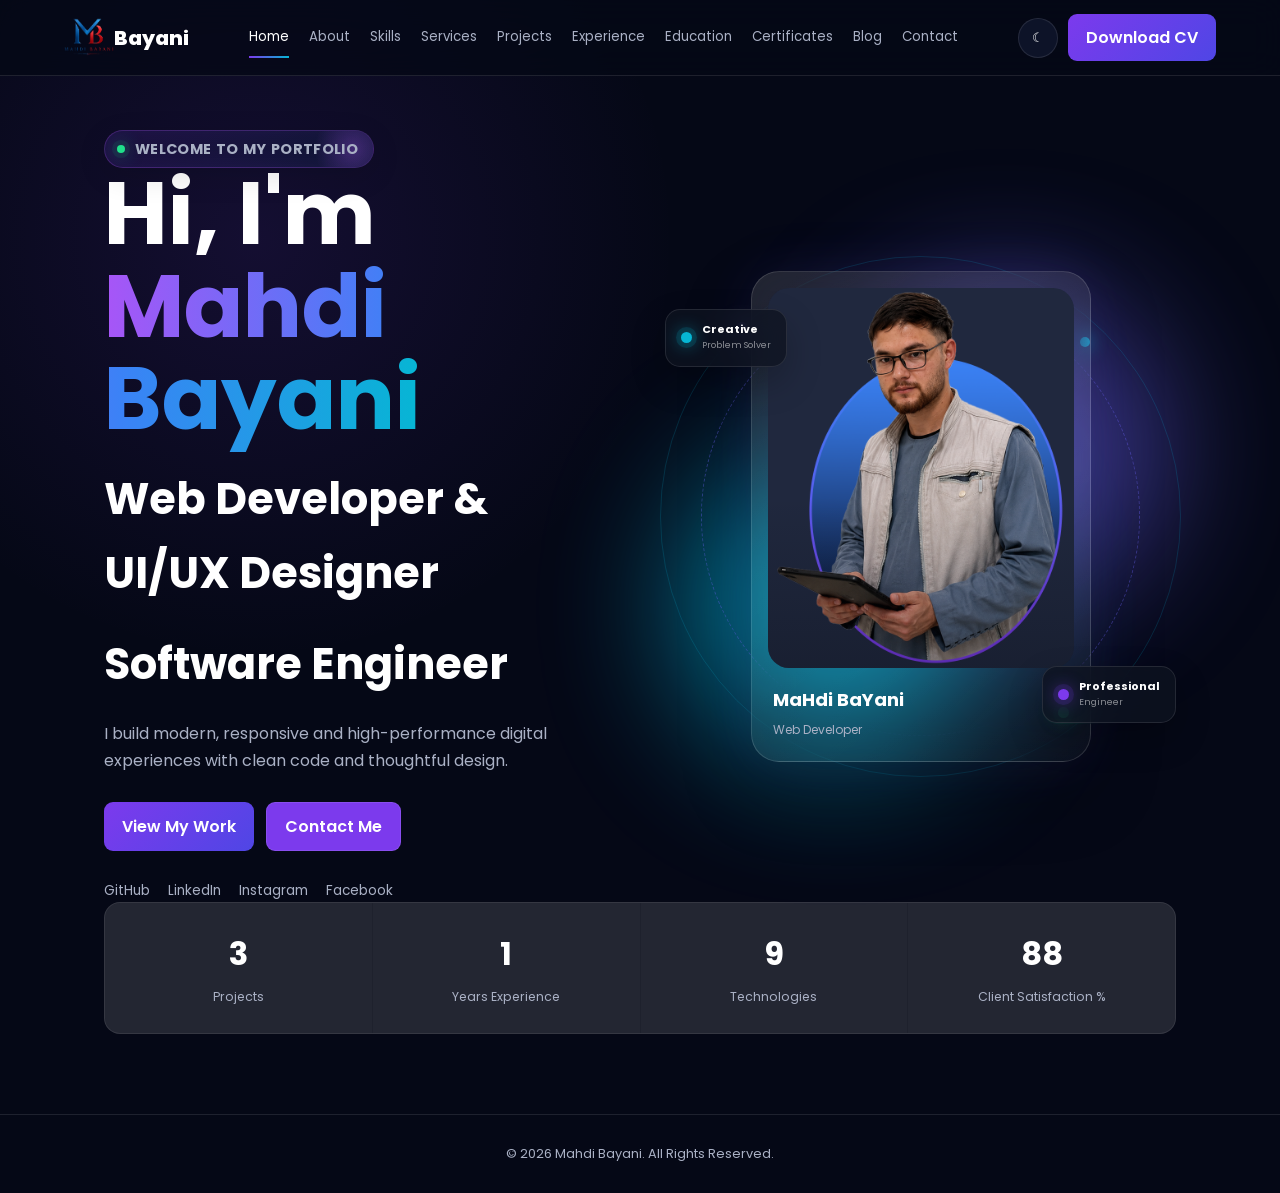
<file: index.html>
<!DOCTYPE html>
<html lang="en">
<head>
<meta charset="UTF-8">
<meta name="viewport" content="width=device-width, initial-scale=1.0">
<meta name="description" content="Bayani personal portfolio - Home, ">
<meta name="kewords" content="Mahdi Bayani, mahdi bayani, Mahdi Bayani Portfolio Mahdi, Bayani, mahdi, bayani">
<title>Mahdi Bayani Portfolio</title>
<link rel="icon" type="image/x-icon" href="Logo/Mahdi_Bayani.png">
<link rel="preconnect" href="https://fonts.googleapis.com">
<link rel="preconnect" href="https://fonts.gstatic.com" crossorigin>
<link href="https://fonts.googleapis.com/css2?family=Poppins:wght@300;400;500;600;700;800&display=swap" rel="stylesheet">
<link rel="stylesheet" href="css/style.css">
</head>

<body>
  <!-- Start Header -->
<header class="header">
  <div class="brand">
    <a href="index.html"> <img src="Logo/Mahdi_Bayani_Logo.png" alt="This is a Logo"></a>
    <a class="logo" href="index.html">Bayani</a>
  </div>
  <nav id="navbar">
    <a class="active" href="index.html">Home</a>
    <a class="" href="about.html">About</a>
    <a class="" href="skills.html">Skills</a>
    <a class="" href="services.html">Services</a>
    <a class="" href="projects.html">Projects</a>
    <a class="" href="experience.html">Experience</a>
    <a class="" href="education.html">Education</a>
    <a class="" href="Certificates.html">Certificates</a>
    <a class="" href="blog.html">Blog</a>
    <a class="" href="contact.html">Contact</a>
  </nav>
  <div class="header-actions">
    <button id="themeBtn" class="icon-btn" aria-label="Toggle theme">☾</button>
    <a class="cv-btn" href="CV/Mahdi_College_CV.jpg">Download CV</a>
    <button id="menuBtn" class="icon-btn menu-btn" aria-label="Open menu">☰</button>
  </div>
</header>
<!-- End Header -->

<!-- Start Main -->
<main class="container">
<section class="hero">
  <div class="hero-content">
    <div class="welcome-badge" aria-label="Welcome to mahdi bayani portfolio">
      <span class="welcome-badge__halo" aria-hidden="true"></span>
      <span class="welcome-badge__dot" aria-hidden="true"></span>
      <span class="welcome-badge__text welcome-text">WELCOME TO MY PORTFOLIO</span>
      <span class="welcome-badge__scan" aria-hidden="true"></span>
      
    </div>
    <h1>Hi, I'm <span>Mahdi Bayani</span></h1>
    <h2>Web Developer & UI/UX Designer</h2>
    <h2>Software Engineer</h2>
    <p>I build modern, responsive and high-performance digital experiences with clean code and thoughtful design.</p>
    <div class="actions">
      <a class="btn primary" href="projects.html">View My Work</a>
      <a class="btn secondary" href="contact.html">Contact Me</a>
      <a class="cv-btn" id="cv-btn" href="CV/Mahdi_College_CV.jpg">Download CV</a>
    </div>
    <div class="socials">
      <a href="https://github.com/mahdibayani787-bot" aria-label="GitHub">GitHub</a>
      <a href="https://www.linkedin.com/in/mahdi-bayani-6669673a7?utm_source=share_via&utm_content=profile&utm_medium=member_android" aria-label="LinkedIn">LinkedIn</a>
      <a href="https://www.instagram.com/mahdibayani787?igsh=MXN2eHo5a3BycTZwbw==&igsi=MXN2eHo5a3BycTZwbw==" aria-label="Instagram">Instagram</a>
      <a href="https://www.facebook.com/share/195BrGNeZU/" aria-label="Facebook">Facebook</a>
    </div>
  </div>

  <div class="hero-visual">
      <div class="animated-profile">
      <div class="ap-glow ap-glow-purple"></div>
      <div class="ap-glow ap-glow-blue"></div>
      <div class="ap-orbit ap-orbit-1"></div>
      <div class="ap-orbit ap-orbit-2"></div>

      <div class="ap-card "  id="animatedProfileCard">
        <div class="ap-image-wrap">
          <img src="images/Mahdi_Avatar 1.png" alt="Profile photo" class="ap-image">
        </div>

      <div class="ap-info">
        <div>
          <h3>MaHdi BaYani</h3>
          <p>Web Developer</p>
        </div>
        <span class="ap-status" title="Available"></span>
      </div>
    </div>

    <div class="ap-floating ap-floating-left">
    <span class="ap-status ap-status-cyan" title="Available"></span>
      <div>
        <strong>Creative</strong>
        <small>Problem Solver</small>
      </div>
    </div>

    <div class="ap-floating ap-floating-right">
    <span class="ap-status ap-status-purple" title="Available"></span>
      <div>
        <strong>Professional</strong>
        <small>Engineer</small>
      </div>
    </div>
  </div>

</section>

<section class="stats">
  <div><strong data-count="3">0</strong><span>Projects</span></div>
  <div><strong data-count="1">0</strong><span>Years Experience</span></div>
  <div><strong data-count="10">0</strong><span>Technologies</span></div>
  <div><strong data-count="100">0</strong><span>Client Satisfaction %</span></div>
</section>
</main>
<!-- End Main -->

<!-- Start Footer -->
<footer class="footer">© <span id="year"></span> Mahdi Bayani. All Rights Reserved.</footer>
<!-- End Footer -->

<script src="js/main.js"></script>

</body>
</html>
</file>
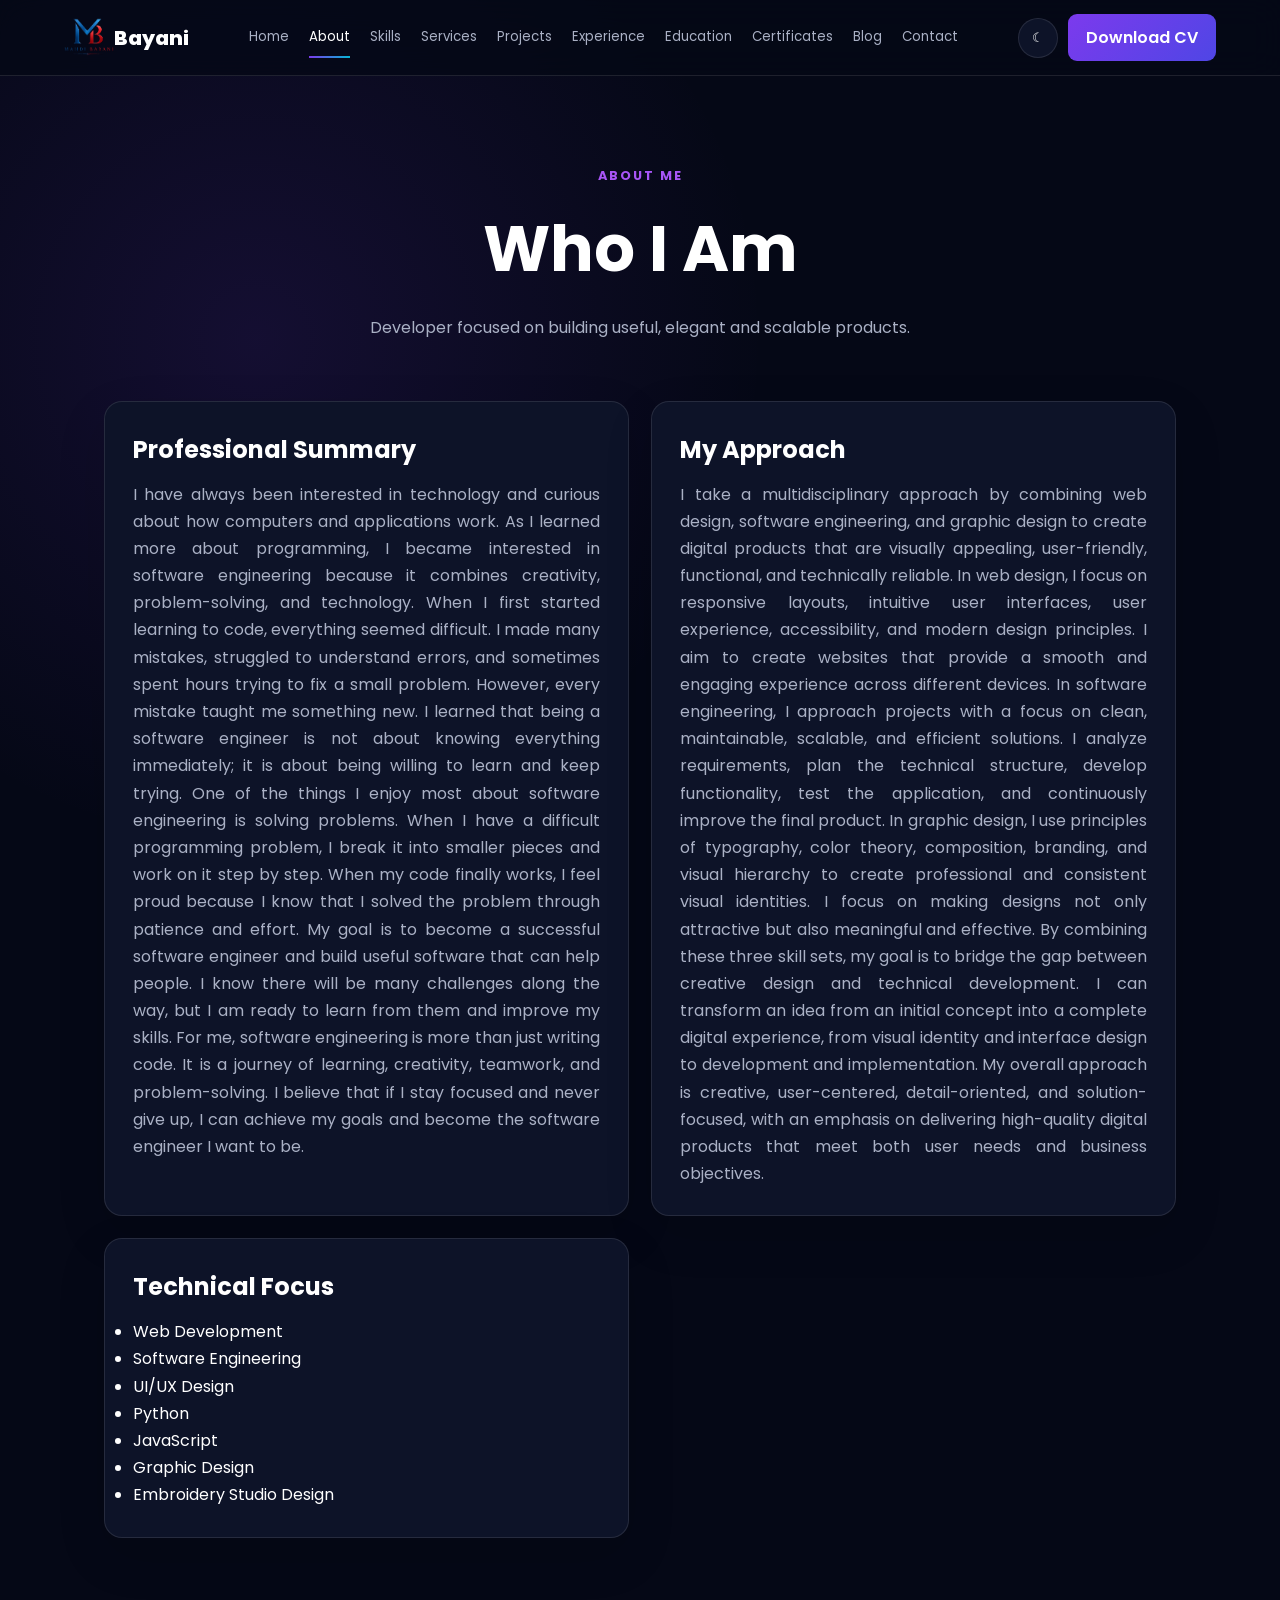
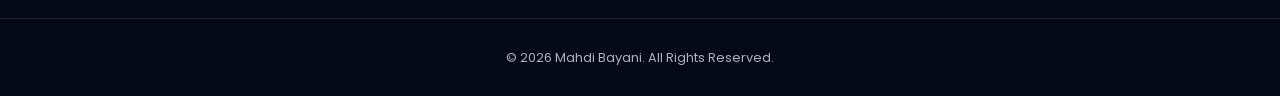
<file: about.html>
<!DOCTYPE html>
<html lang="en">
<head>
<meta charset="UTF-8">
<meta name="viewport" content="width=device-width, initial-scale=1.0">
<meta name="description" content="Bayani personal portfolio - About">
<title>Mahdi Bayani Portfolio</title>
<link rel="icon" type="image/x-icon" href="Logo/Mahdi_Bayani.png">
<link rel="preconnect" href="https://fonts.googleapis.com">
<link rel="preconnect" href="https://fonts.gstatic.com" crossorigin>
<link href="https://fonts.googleapis.com/css2?family=Poppins:wght@300;400;500;600;700;800&display=swap" rel="stylesheet">
<link rel="stylesheet" href="css/style.css">
</head>

<body>

<header class="header">
    <div class="brand">
    <a href="index.html"> <img src="Logo/Mahdi_Bayani_Logo.png" alt="This is a Logo"></a>
    <a class="logo" href="index.html">Bayani</a>
  </div>
  <nav id="navbar">
    <a class="" href="index.html">Home</a>
    <a class="active" href="about.html">About</a>
    <a class="" href="skills.html">Skills</a>
    <a class="" href="services.html">Services</a>
    <a class="" href="projects.html">Projects</a>
    <a class="" href="experience.html">Experience</a>
    <a class="" href="education.html">Education</a>
    <a class="" href="Certificates.html">Certificates</a>
    <a class="" href="blog.html">Blog</a>
    <a class="" href="contact.html">Contact</a>
  </nav>
  <div class="header-actions">
    <button id="themeBtn" class="icon-btn" aria-label="Toggle theme">☾</button>
    <a class="cv-btn" href="CV/Mahdi_College_CV.jpg">Download CV</a>
    <button id="menuBtn" class="icon-btn menu-btn" aria-label="Open menu">☰</button>
  </div>
</header>

<main class="container">
  
<section class="page-hero">
  <p class="eyebrow">ABOUT ME</p>
  <h1>Who I Am</h1>
  <p>Developer focused on building useful, elegant and scalable products.</p>
</section>

<section class="content-grid">
  <article class="card about-card">
    <h2>Professional Summary</h2>
    <p>I have always been interested in technology and curious about how computers and applications work. As I learned more about programming, I became interested in software engineering because it combines creativity, problem-solving, and technology.
    When I first started learning to code, everything seemed difficult. I made many mistakes, struggled to understand errors, and sometimes spent hours trying to fix a small problem. However, every mistake taught me something new. I learned that being a software engineer is not about knowing everything immediately; it is about being willing to learn and keep trying.
    One of the things I enjoy most about software engineering is solving problems. When I have a difficult programming problem, I break it into smaller pieces and work on it step by step. When my code finally works, I feel proud because I know that I solved the problem through patience and effort.
    My goal is to become a successful software engineer and build useful software that can help people. I know there will be many challenges along the way, but I am ready to learn from them and improve my skills.
    For me, software engineering is more than just writing code. It is a journey of learning, creativity, teamwork, and problem-solving. I believe that if I stay focused and never give up, I can achieve my goals and become the software engineer I want to be.</p>
</article>

  <article class="card about-card">
    <h2>My Approach</h2>
    <p>I take a multidisciplinary approach by combining web design, software engineering, and graphic design to create digital products that are visually appealing, user-friendly, functional, and technically reliable.
    In web design, I focus on responsive layouts, intuitive user interfaces, user experience, accessibility, and modern design principles. I aim to create websites that provide a smooth and engaging experience across different devices.
    In software engineering, I approach projects with a focus on clean, maintainable, scalable, and efficient solutions. I analyze requirements, plan the technical structure, develop functionality, test the application, and continuously improve the final product.
    In graphic design, I use principles of typography, color theory, composition, branding, and visual hierarchy to create professional and consistent visual identities. I focus on making designs not only attractive but also meaningful and effective.
    By combining these three skill sets, my goal is to bridge the gap between creative design and technical development. I can transform an idea from an initial concept into a complete digital experience, from visual identity and interface design to development and implementation.
    My overall approach is creative, user-centered, detail-oriented, and solution-focused, with an emphasis on delivering high-quality digital products that meet both user needs and business objectives.</p>
</article>

  <article class="card about-card"><h2>Technical Focus</h2>
    <ul>
      <li>Web Development</li>
      <li>Software Engineering</li>
      <li>UI/UX Design</li>
      <li>Python</li>
      <li>JavaScript</li>
      <li>Graphic Design</li>
      <li>Embroidery Studio Design</li>
    </ul>

  </article>

</section>
</main>

<footer class="footer">© <span id="year"></span> Mahdi Bayani. All Rights Reserved.</footer>
<script src="js/main.js"></script>
</body>
</html>
</file>
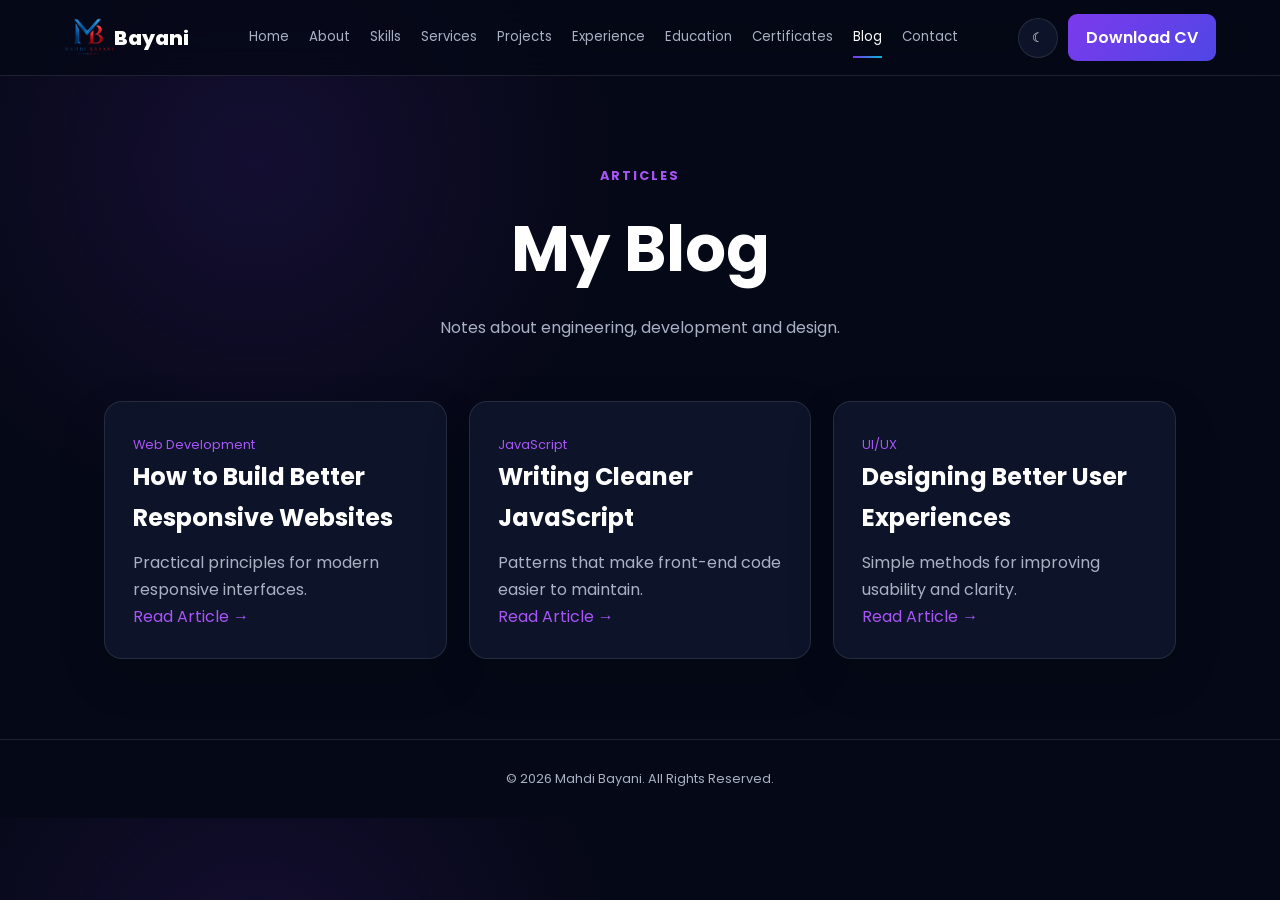
<file: blog.html>
<!DOCTYPE html>
<html lang="en">
<head>
<meta charset="UTF-8">
<meta name="viewport" content="width=device-width, initial-scale=1.0">
<meta name="description" content="Bayani personal portfolio - Blog">
<title>Mahdi Bayani Portfolio</title>
<link rel="icon" type="image/x-icon" href="Logo/Mahdi_Bayani.png">
<link rel="preconnect" href="https://fonts.googleapis.com">
<link rel="preconnect" href="https://fonts.gstatic.com" crossorigin>
<link href="https://fonts.googleapis.com/css2?family=Poppins:wght@300;400;500;600;700;800&display=swap" rel="stylesheet">
<link rel="stylesheet" href="css/style.css">
</head>
<body>
<header class="header">
  <div class="brand">
    <a href="index.html"> <img src="Logo/Mahdi_Bayani_Logo.png" alt="This is a Logo"></a>
    <a class="logo" href="index.html">Bayani</a>
  </div>
  <nav id="navbar">
    <a class="" href="index.html">Home</a>
    <a class="" href="about.html">About</a>
    <a class="" href="skills.html">Skills</a>
    <a class="" href="services.html">Services</a>
    <a class="" href="projects.html">Projects</a>
    <a class="" href="experience.html">Experience</a>
    <a class="" href="education.html">Education</a>
    <a class="" href="Certificates.html">Certificates</a>
    <a class="active" href="blog.html">Blog</a>
    <a class="" href="contact.html">Contact</a>
  </nav>
  <div class="header-actions">
    <button id="themeBtn" class="icon-btn" aria-label="Toggle theme">☾</button>
    <a class="cv-btn" href="CV/Mahdi_College_CV.jpg">Download CV</a>
    <button id="menuBtn" class="icon-btn menu-btn" aria-label="Open menu">☰</button>
  </div>
</header>
<main class="container">
<section class="page-hero"><p class="eyebrow">ARTICLES</p><h1>My Blog</h1><p>Notes about engineering, development and design.</p></section>
<section class="cards">
  <article class="card">
    <small>Web Development</small>
    <h2>How to Build Better Responsive Websites</h2>
    <p>Practical principles for modern responsive interfaces.</p>
    <a href="#">Read Article →</a>
  </article>
  <article class="card">
    <small>JavaScript</small>
    <h2>Writing Cleaner JavaScript</h2>
    <p>Patterns that make front-end code easier to maintain.</p>
    <a href="#">Read Article →</a>
  </article>
  <article class="card">
    <small>UI/UX</small>
    <h2>Designing Better User Experiences</h2>
    <p>Simple methods for improving usability and clarity.</p>
    <a href="#">Read Article →</a>
  </article>
</section>
</main>
<footer class="footer">© <span id="year"></span> Mahdi Bayani. All Rights Reserved.</footer>
<script src="js/main.js"></script>
</body>
</html>
</file>
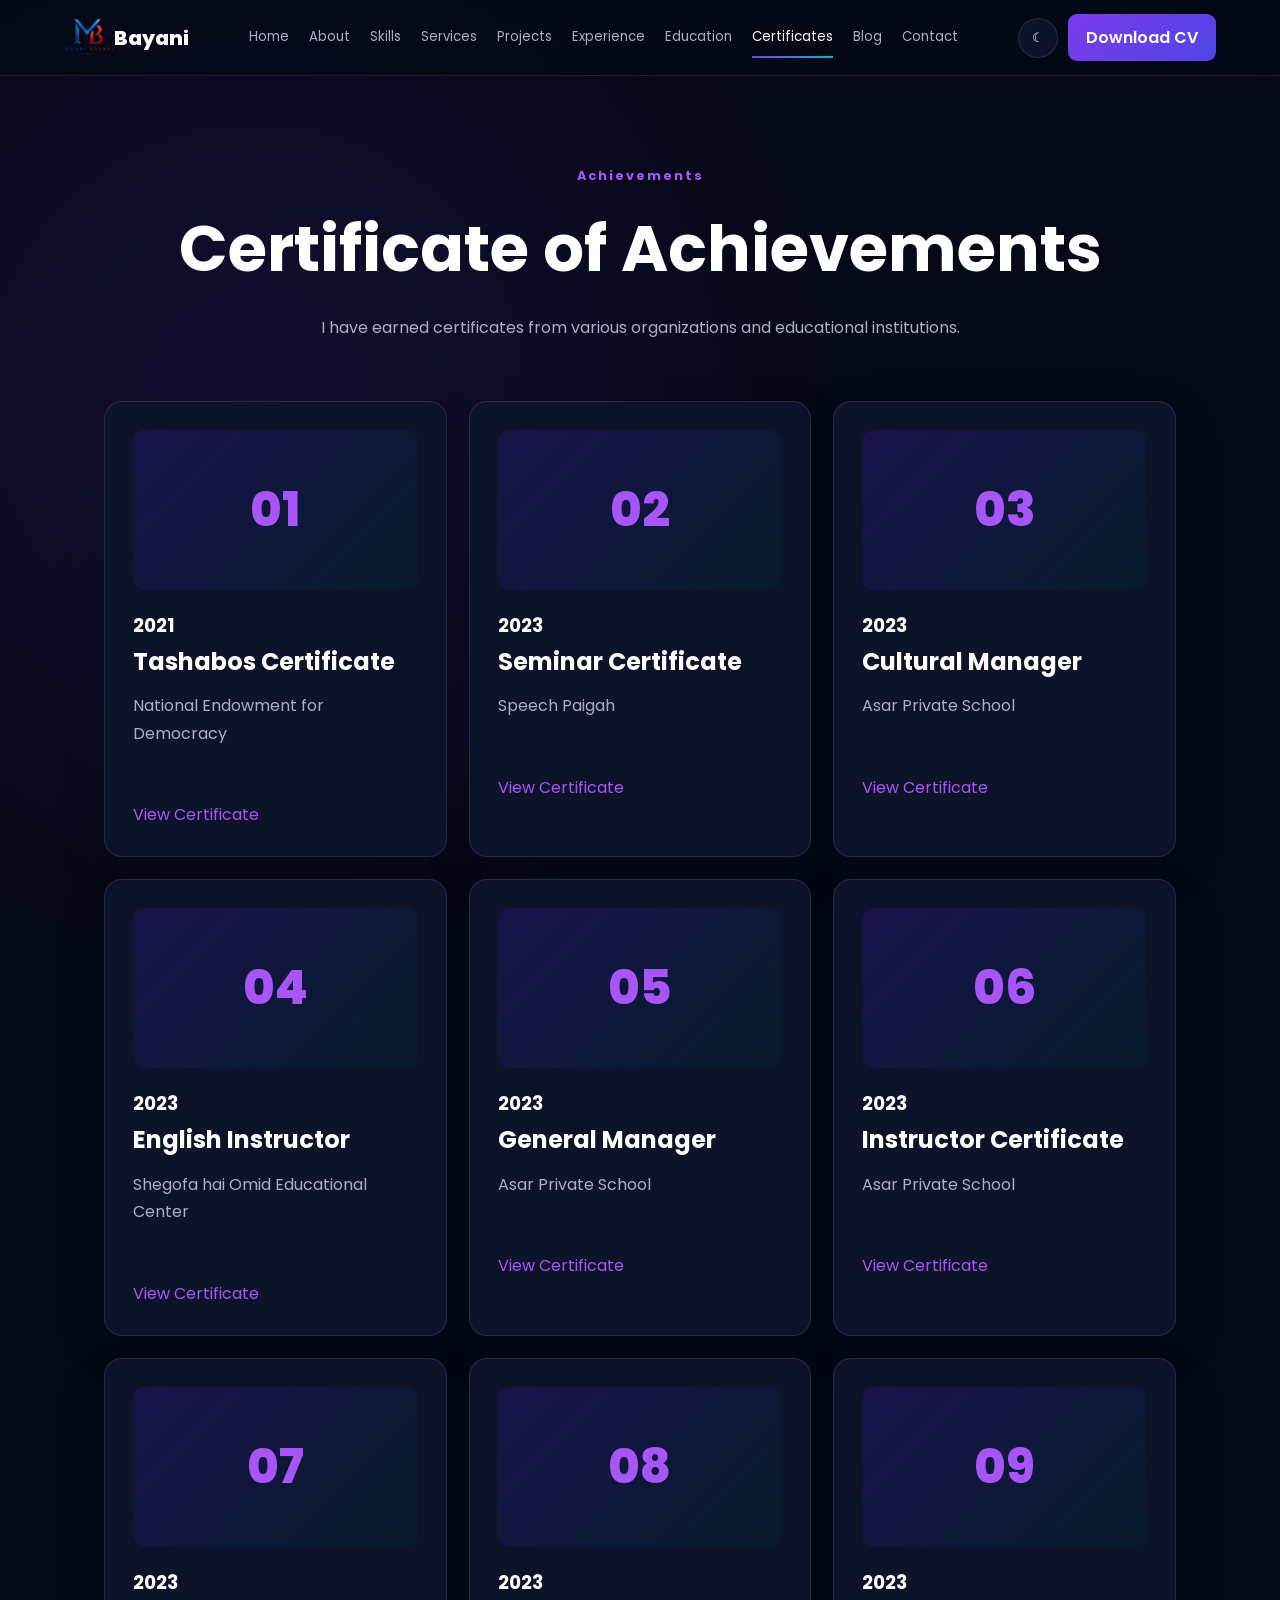
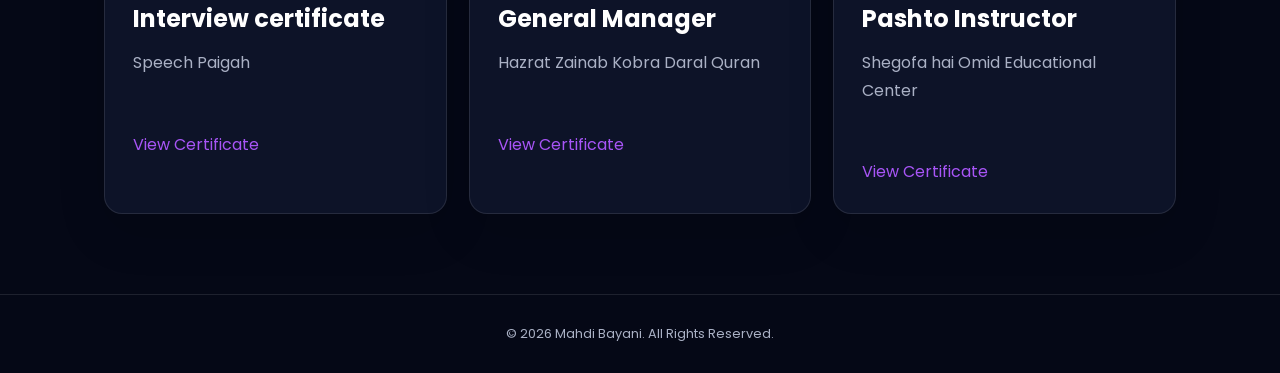
<file: Certificates.html>
<!DOCTYPE html>
<html lang="en">
<head>
<meta charset="UTF-8">
<meta name="viewport" content="width=device-width, initial-scale=1.0">
<meta name="description" content="Bayani personal portfolio - Projects">
<title>Mahdi Bayani Portfolio</title>
<link rel="icon" type="image/x-icon" href="Logo/Mahdi_Bayani.png">
<link rel="preconnect" href="https://fonts.googleapis.com">
<link rel="preconnect" href="https://fonts.gstatic.com" crossorigin>
<link href="https://fonts.googleapis.com/css2?family=Poppins:wght@300;400;500;600;700;800&display=swap" rel="stylesheet">
<link rel="stylesheet" href="css/style.css">
</head>
<body>
<header class="header">
  <div class="brand">
    <a href="index.html">
      <img src="Logo/Mahdi_Bayani_Logo.png" alt="This is a Logo">
    </a>
    <a class="logo" href="index.html">Bayani</a>
  </div>
  <nav id="navbar">
    <a class="" href="index.html">Home</a>
    <a class="" href="about.html">About</a>
    <a class="" href="skills.html">Skills</a>
    <a class="" href="services.html">Services</a>
    <a class="" href="projects.html">Projects</a>
    <a class="" href="experience.html">Experience</a>
    <a class="" href="education.html">Education</a>
    <a class="active" href="Certificates.html">Certificates</a>
    <a class="" href="blog.html">Blog</a>
    <a class="" href="contact.html">Contact</a>
  </nav>
  <div class="header-actions">
    <button id="themeBtn" class="icon-btn" aria-label="Toggle theme">☾</button>
    <a class="cv-btn" href="CV/Mahdi_College_CV.jpg">Download CV</a>
    <button id="menuBtn" class="icon-btn menu-btn" aria-label="Open menu">☰</button>
  </div>
</header>

<main class="container">
<section class="page-hero">
  <p class="eyebrow">Achievements</p>
  <h1>Certificate of Achievements</h1>
  <p>I have earned certificates from various organizations and educational institutions.</p>
</section>

<section class="cards">
  <article class="card certificate">
    <div class="certificate-cover">01</div>
    <h3>2021</h3>
    <h2>Tashabos Certificate</h2>
    <p>National Endowment for Democracy</p>
    <br>
    <br>
    <a href="certificates/Tashabos Certificate.jpg">View Certificate</a>
  </article>
  <article class="card certificate">
    <div class="certificate-cover">02</div>
    <h3>2023</h3>
    <h2>Seminar Certificate</h2>
    <p>Speech Paigah</p>
    <br>
    <br>
    <a href="certificates/Ceminar Certificate.jpg">View Certificate</a>
  </article>
  <article class="card certificate">
    <div class="certificate-cover">03</div>
    <h3>2023</h3>
    <h2>Cultural Manager</h2>
    <p>Asar Private School</p>
    <br>
    <br>
    <a href="certificates/Cultural Manager Certificate.jpg">View Certificate</a>
  </article>
  <article class="card certificate">
    <div class="certificate-cover">04</div>
    <h3>2023</h3>
    <h2>English Instructor</h2>
    <p>Shegofa hai Omid Educational Center</p>
    <br>
    <br>
    <a href="certificates/English Instructor Certificate.jpg">View Certificate</a>
  </article>
  <article class="card certificate">
    <div class="certificate-cover">05</div>
    <h3>2023</h3>
    <h2>General Manager</h2>
    <p>Asar Private School</p>
    <br>
    <br>
    <a href="certificates/General Manager Certificate.jpg">View Certificate</a>
  </article>
    <article class="card certificate">
    <div class="certificate-cover">06</div>
    <h3>2023</h3>
    <h2>Instructor Certificate</h2>
    <p>Asar Private School</p>
    <br>
    <br>
    <a href="certificates/Instructor Certificate.jpg">View Certificate</a>
  </article>
    <article class="card certificate">
    <div class="certificate-cover">07</div>
    <h3>2023</h3>
    <h2>Interview certificate</h2>
    <p>Speech Paigah</p>
    <br>
    <br>
    <a href="certificates/Interview Class Certificate.jpg">View Certificate</a>
  </article>
    <article class="card certificate">
    <div class="certificate-cover">08</div>
    <h3>2023</h3>
    <h2>General Manager</h2>
    <p>Hazrat Zainab Kobra Daral Quran</p>
    <br>
    <br>
    <a href="certificates/Manager Certificate.jpg">View Certificate</a>
  </article>
    <article class="card certificate">
    <div class="certificate-cover">09</div>
    <h3>2023</h3>
    <h2>Pashto Instructor</h2>
    <p>Shegofa hai Omid Educational Center</p>
    <br>
    <br>
    <a href="certificates/Pashto Instructor Certificate.jpg">View Certificate</a>
  </article>
</section>

</main>

<footer class="footer">© <span id="year"></span> Mahdi Bayani. All Rights Reserved.</footer>
<script src="js/main.js"></script>

</body>
</html>
</file>
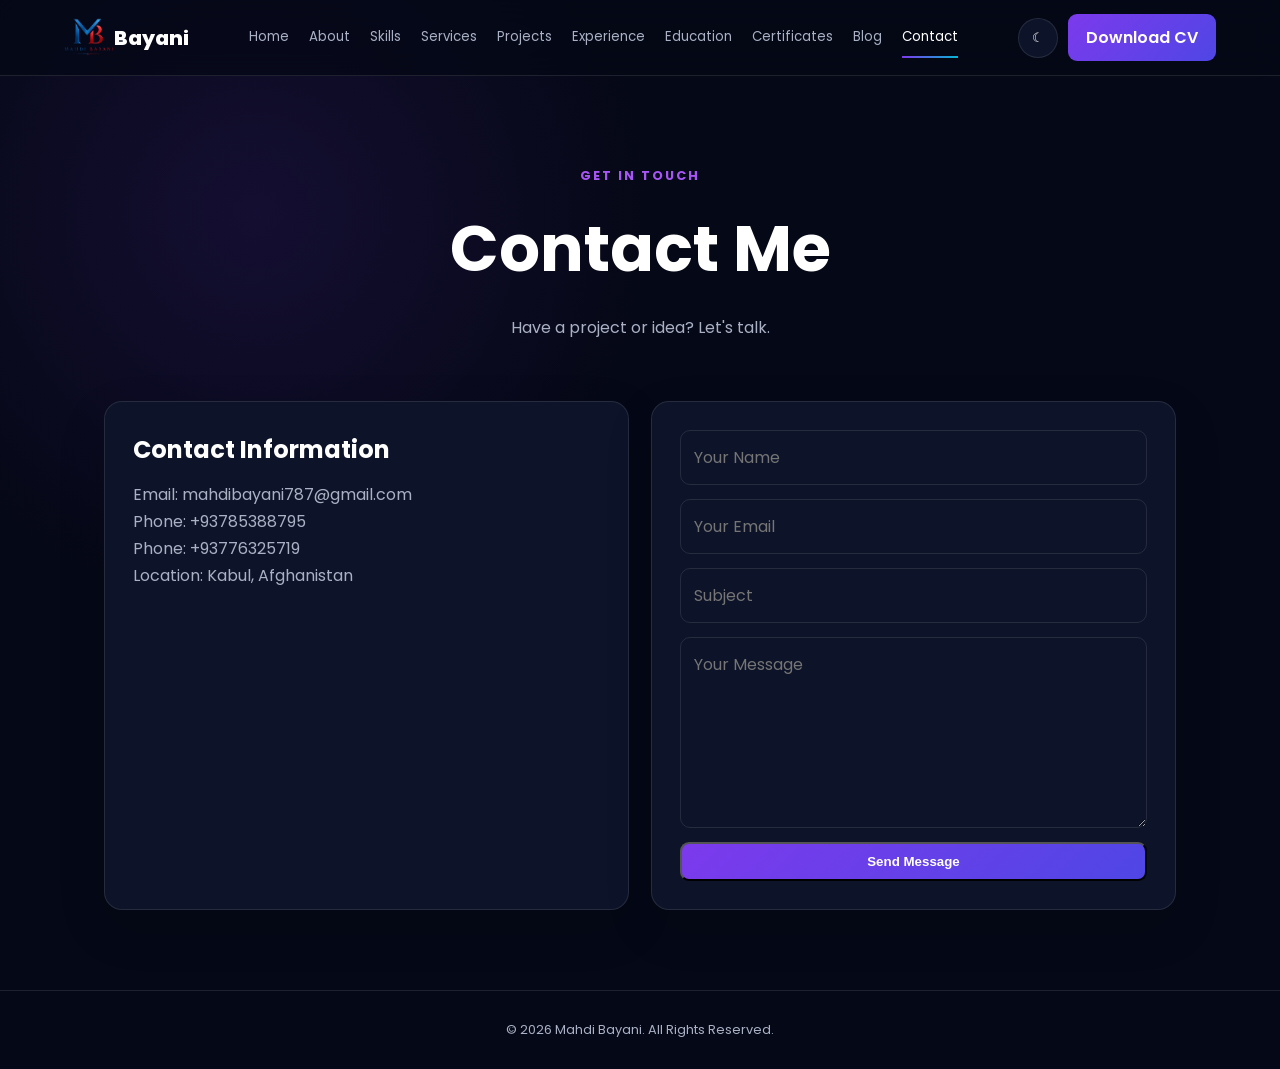
<file: contact.html>
<!DOCTYPE html>
<html lang="en">
<head>
<meta charset="UTF-8">
<meta name="viewport" content="width=device-width, initial-scale=1.0">
<meta name="description" content="Bayani personal portfolio - Contact">
<title>Mahdi Bayani Portfolio</title>
<link rel="icon" type="image/x-icon" href="Logo/Mahdi_Bayani.png">
<link rel="preconnect" href="https://fonts.googleapis.com">
<link rel="preconnect" href="https://fonts.gstatic.com" crossorigin>
<link href="https://fonts.googleapis.com/css2?family=Poppins:wght@300;400;500;600;700;800&display=swap" rel="stylesheet">
<link rel="stylesheet" href="css/style.css">
</head>
<body>

<header class="header">
  <div class="brand">
    <a href="index.html"> <img src="Logo/Mahdi_Bayani_Logo.png" alt="This is a Logo"></a>
    <a class="logo" href="index.html">Bayani</a>
  </div>
  <nav id="navbar">
    <a class="" href="index.html">Home</a>
    <a class="" href="about.html">About</a>
    <a class="" href="skills.html">Skills</a>
    <a class="" href="services.html">Services</a>
    <a class="" href="projects.html">Projects</a>
    <a class="" href="experience.html">Experience</a>
    <a class="" href="education.html">Education</a>
    <a class="" href="Certificates.html">Certificates</a>
    <a class="" href="blog.html">Blog</a>
    <a class="active" href="contact.html">Contact</a>
  </nav>
  <div class="header-actions">
    <button id="themeBtn" class="icon-btn" aria-label="Toggle theme">☾</button>
    <a class="cv-btn" href="CV/Mahdi_College_CV.jpg">Download CV</a>
    <button id="menuBtn" class="icon-btn menu-btn" aria-label="Open menu">☰</button>
  </div>
</header>

<main class="container">
<section class="page-hero"><p class="eyebrow">GET IN TOUCH</p><h1>Contact Me</h1><p>Have a project or idea? Let's talk.</p></section>
<section class="contact-grid">
  <div class="card"><h2>Contact Information</h2><p>Email: mahdibayani787@gmail.com</p><p>Phone: +93785388795</p><p>Phone: +93776325719</p><p>Location: Kabul, Afghanistan</p></div>
  <form class="card contact-form" id="contactForm">
    <input required type="text" placeholder="Your Name">
    <input required type="email" placeholder="Your Email">
    <input type="text" placeholder="Subject">
    <textarea required rows="6" placeholder="Your Message"></textarea>
    <button class="btn primary" type="submit">Send Message</button>
  </form>
</section>
</main>

<footer class="footer">© <span id="year"></span> Mahdi Bayani. All Rights Reserved.</footer>
<script src="js/main.js"></script>

</body>
</html>
</file>
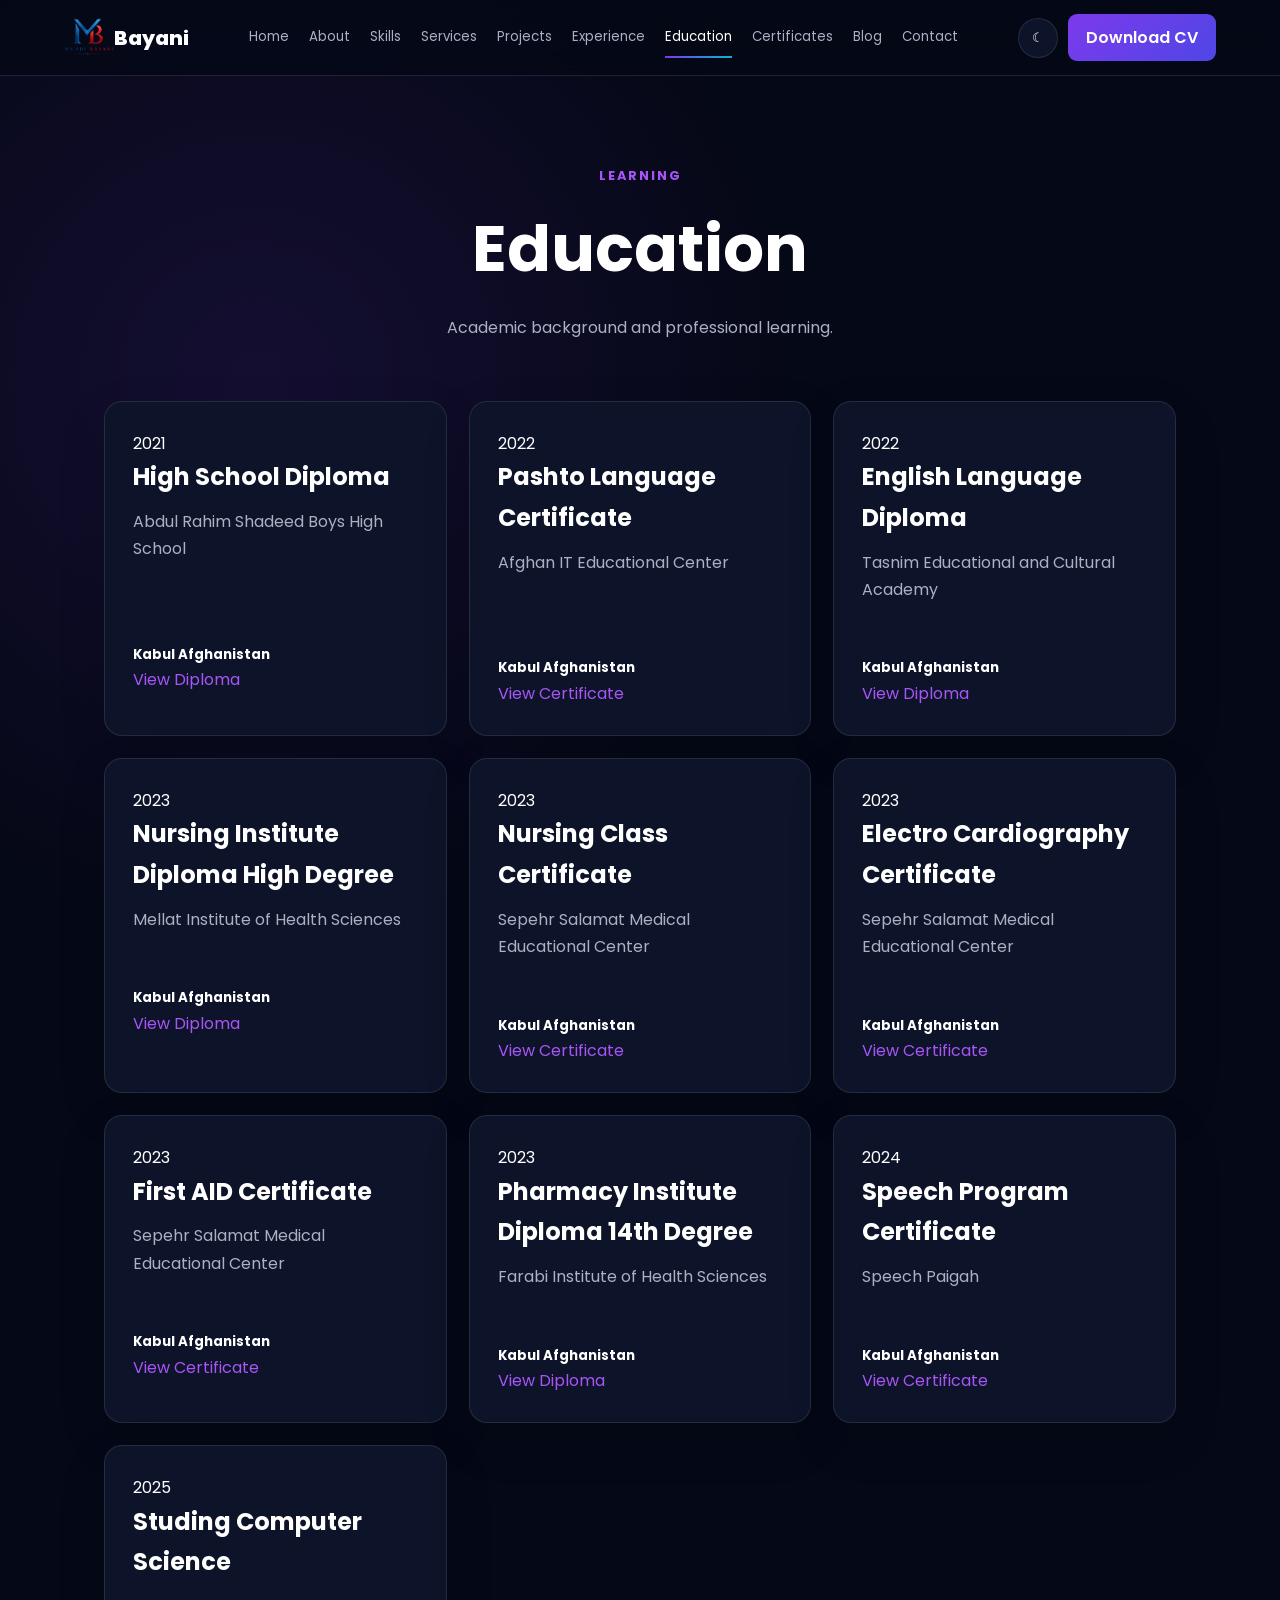
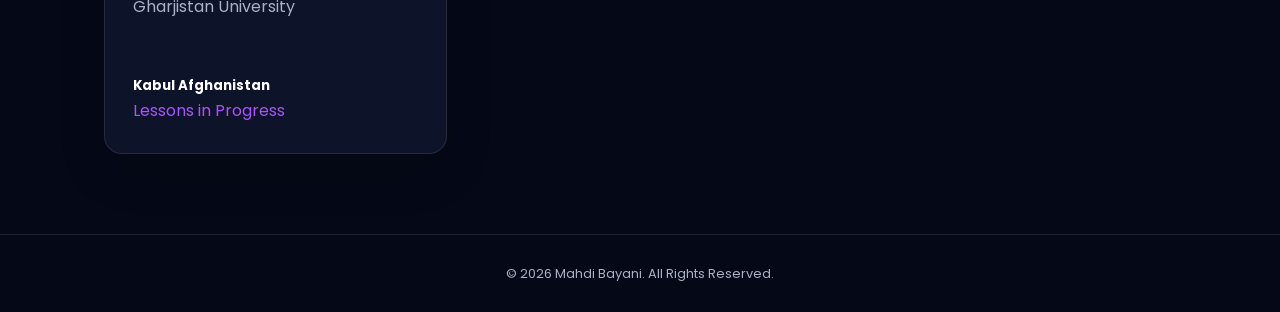
<file: education.html>
<!DOCTYPE html>
<html lang="en">
<head>
<meta charset="UTF-8">
<meta name="viewport" content="width=device-width, initial-scale=1.0">
<meta name="description" content="Bayani personal portfolio - Education">
<title>Mahdi Bayani Portfolio</title>
<link rel="icon" type="image/x-icon" href="Logo/Mahdi_Bayani.png">
<link rel="preconnect" href="https://fonts.googleapis.com">
<link rel="preconnect" href="https://fonts.gstatic.com" crossorigin>
<link href="https://fonts.googleapis.com/css2?family=Poppins:wght@300;400;500;600;700;800&display=swap" rel="stylesheet">
<link rel="stylesheet" href="css/style.css">
</head>
<body>
<header class="header">
  <div class="brand">
    <a href="index.html"> <img src="Logo/Mahdi_Bayani_Logo.png" alt="This is a Logo"></a>
    <a class="logo" href="index.html">Bayani</a>
  </div>
  <nav id="navbar">
    <a class="" href="index.html">Home</a>
    <a class="" href="about.html">About</a>
    <a class="" href="skills.html">Skills</a>
    <a class="" href="services.html">Services</a>
    <a class="" href="projects.html">Projects</a>
    <a class="" href="experience.html">Experience</a>
    <a class="active" href="education.html">Education</a>
    <a class="" href="Certificates.html">Certificates</a>
    <a class="" href="blog.html">Blog</a>
    <a class="" href="contact.html">Contact</a>
  </nav>
  <div class="header-actions">
    <button id="themeBtn" class="icon-btn" aria-label="Toggle theme">☾</button>
    <a class="cv-btn" href="CV/Mahdi_College_CV.jpg">Download CV</a>
    <button id="menuBtn" class="icon-btn menu-btn" aria-label="Open menu">☰</button>
  </div>
</header>

<main class="container">
<section class="page-hero"><p class="eyebrow">LEARNING</p><h1>Education</h1><p>Academic background and professional learning.</p></section>
<section class="cards">
  <article class="card"><span>2021</span><h2>High School Diploma</h2><p>Abdul Rahim Shadeed Boys High School</p><br><br><br><h5>Kabul Afghanistan</h5><a href="certificates/High School Diploma.jpg">View Diploma</a></article>
  <article class="card"><span>2022</span><h2>Pashto Language Certificate</h2><p>Afghan IT Educational Center</p><br><br><br><h5>Kabul Afghanistan</h5><a href="certificates/Pashto Certificate.jpg">View Certificate</a></article>
  <article class="card"><span>2022</span><h2>English Language Diploma</h2><p>Tasnim Educational and Cultural Academy</p><br><br><h5>Kabul Afghanistan</h5><a href="certificates/Engilsh Diploma.jpg">View Diploma</a></article>
  <article class="card"><span>2023</span><h2>Nursing Institute Diploma High Degree</h2><p>Mellat Institute of Health Sciences</p><br><br><h5>Kabul Afghanistan</h5><a href="#">View Diploma</a></article>
  <article class="card"><span>2023</span><h2>Nursing Class Certificate</h2><p>Sepehr Salamat Medical Educational Center</p><br><br><h5>Kabul Afghanistan</h5><a href="certificates/Nursing Class Certificate.jpg">View Certificate</a></article>
  <article class="card"><span>2023</span><h2>Electro Cardiography Certificate</h2><p>Sepehr Salamat Medical Educational Center</p><br><br><h5>Kabul Afghanistan</h5><a href="certificates/ECG Class Certificate.jpg">View Certificate</a></article>
  <article class="card"><span>2023</span><h2>First AID Certificate</h2><p>Sepehr Salamat Medical Educational Center</p><br><br><h5>Kabul Afghanistan</h5><a href="certificates/First Aid Certificate.jpg">View Certificate</a></article>
  <article class="card"><span>2023</span><h2>Pharmacy Institute Diploma 14th Degree</h2><p>Farabi Institute of Health Sciences</p><br><br><h5>Kabul Afghanistan</h5><a href="certificates/Pharmacy Diploma.jpg">View Diploma</a></article>
  <article class="card"><span>2024</span><h2>Speech Program Certificate</h2><p>Speech Paigah</p><br><br><h5>Kabul Afghanistan</h5><a href="certificates/Speech Certificate.jpg">View Certificate</a></article>
  <article class="card"><span>2025</span><h2>Studing Computer Science</h2><p>Gharjistan University</p><br><br><h5>Kabul Afghanistan</h5><a href="#">Lessons in Progress</a></article>
</section>
</main>

<footer class="footer">© <span id="year"></span> Mahdi Bayani. All Rights Reserved.</footer>
<script src="js/main.js"></script>

</body>
</html>
</file>
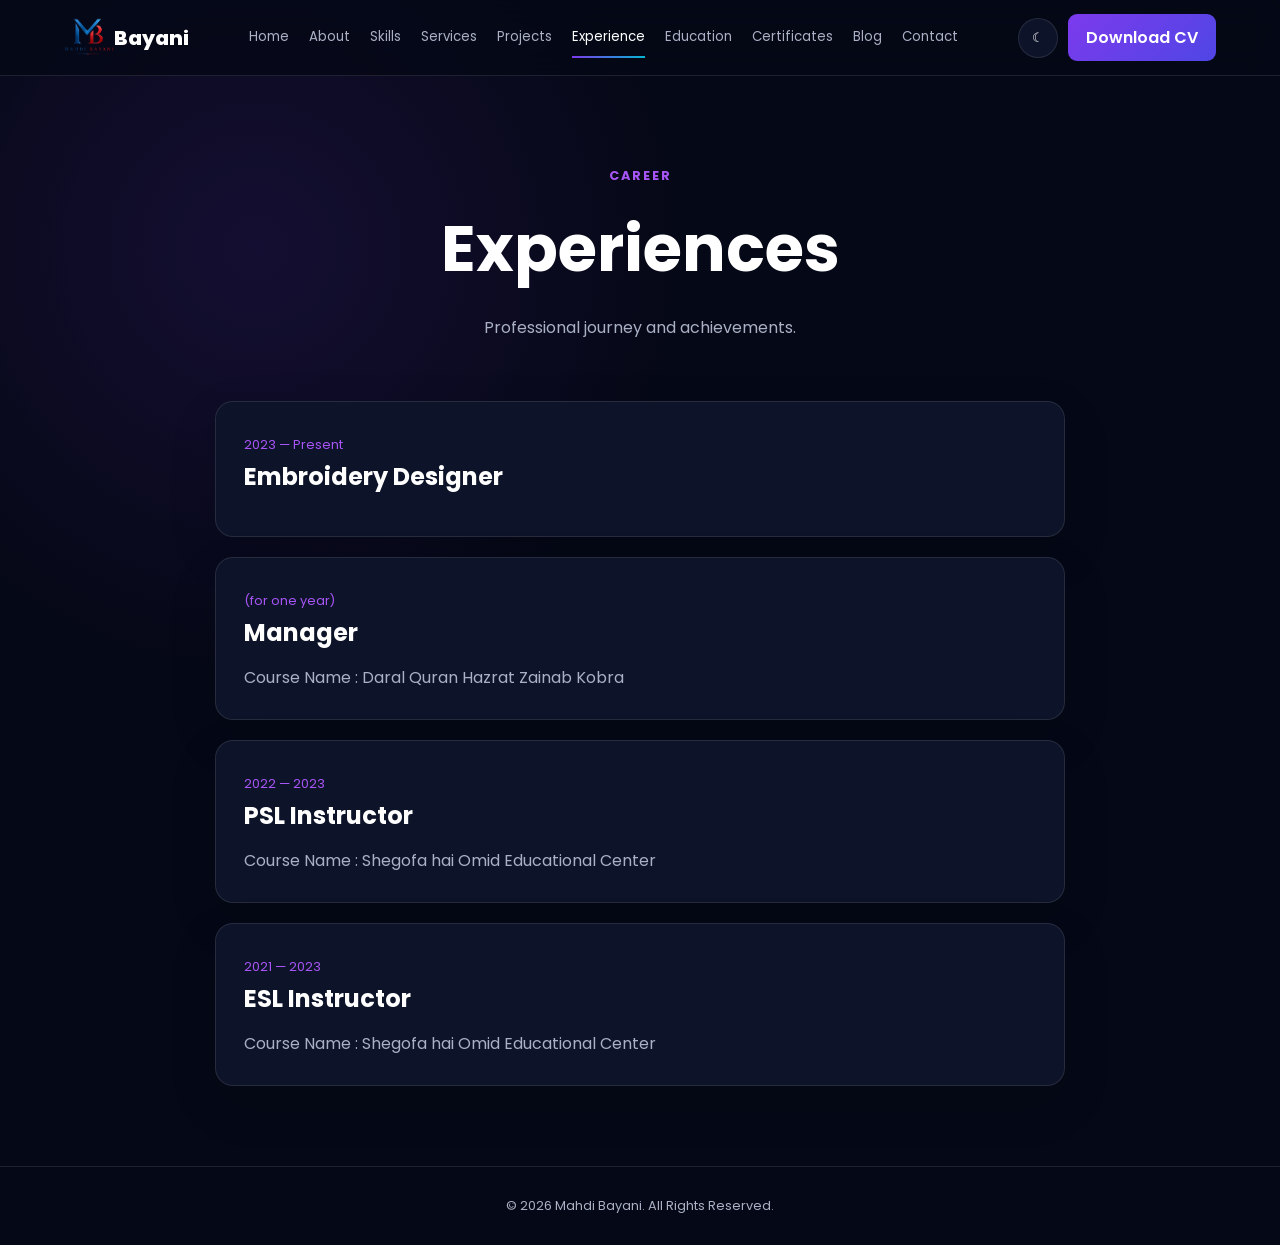
<file: experience.html>
<!DOCTYPE html>
<html lang="en">
<head>
<meta charset="UTF-8">
<meta name="viewport" content="width=device-width, initial-scale=1.0">
<meta name="description" content="Bayani personal portfolio - Experience">
<title>Mahdi Bayani Portfolio</title>
<link rel="icon" type="image/x-icon" href="Logo/Mahdi_Bayani.png">
<link rel="preconnect" href="https://fonts.googleapis.com">
<link rel="preconnect" href="https://fonts.gstatic.com" crossorigin>
<link href="https://fonts.googleapis.com/css2?family=Poppins:wght@300;400;500;600;700;800&display=swap" rel="stylesheet">
<link rel="stylesheet" href="css/style.css">
</head>
<body>
<header class="header">
  <div class="brand">
    <a href="index.html"> <img src="Logo/Mahdi_Bayani_Logo.png" alt="This is a Logo"></a>
    <a class="logo" href="index.html">Bayani</a>
  </div>
  <nav id="navbar">
    <a class="" href="index.html">Home</a>
    <a class="" href="about.html">About</a>
    <a class="" href="skills.html">Skills</a>
    <a class="" href="services.html">Services</a>
    <a class="" href="projects.html">Projects</a>
    <a class="active" href="experience.html">Experience</a>
    <a class="" href="education.html">Education</a>
    <a class="" href="Certificates.html">Certificates</a>
    <a class="" href="blog.html">Blog</a>
    <a class="" href="contact.html">Contact</a>
  </nav>
  <div class="header-actions">
    <button id="themeBtn" class="icon-btn" aria-label="Toggle theme">☾</button>
    <a class="cv-btn" href="CV/Mahdi_College_CV.jpg">Download CV</a>
    <button id="menuBtn" class="icon-btn menu-btn" aria-label="Open menu">☰</button>
  </div>
</header>
<main class="container">
<section class="page-hero"><p class="eyebrow">CAREER</p><h1>Experiences</h1><p>Professional journey and achievements.</p></section>
<section class="timeline">
  <article class="card">
    <span>2023 — Present</span>
    <h2>Embroidery Designer</h2>
    <p></p>
  </article>
  <article class="card">
    <span>(for one year)</span>
    <h2>Manager</h2>
    <p>Course Name : Daral Quran Hazrat Zainab Kobra</p>
  </article>
  <article class="card">
    <span>2022 — 2023</span>
    <h2>PSL Instructor</h2>
    <p>Course Name : Shegofa hai Omid Educational Center</p>
  </article>
  <article class="card">
    <span>2021 — 2023</span>
    <h2>ESL Instructor</h2>
    <p>Course Name : Shegofa hai Omid Educational Center</p>
  </article>

</section>
</main>
<footer class="footer">© <span id="year"></span> Mahdi Bayani. All Rights Reserved.</footer>
<script src="js/main.js"></script>
</body>
</html>
</file>
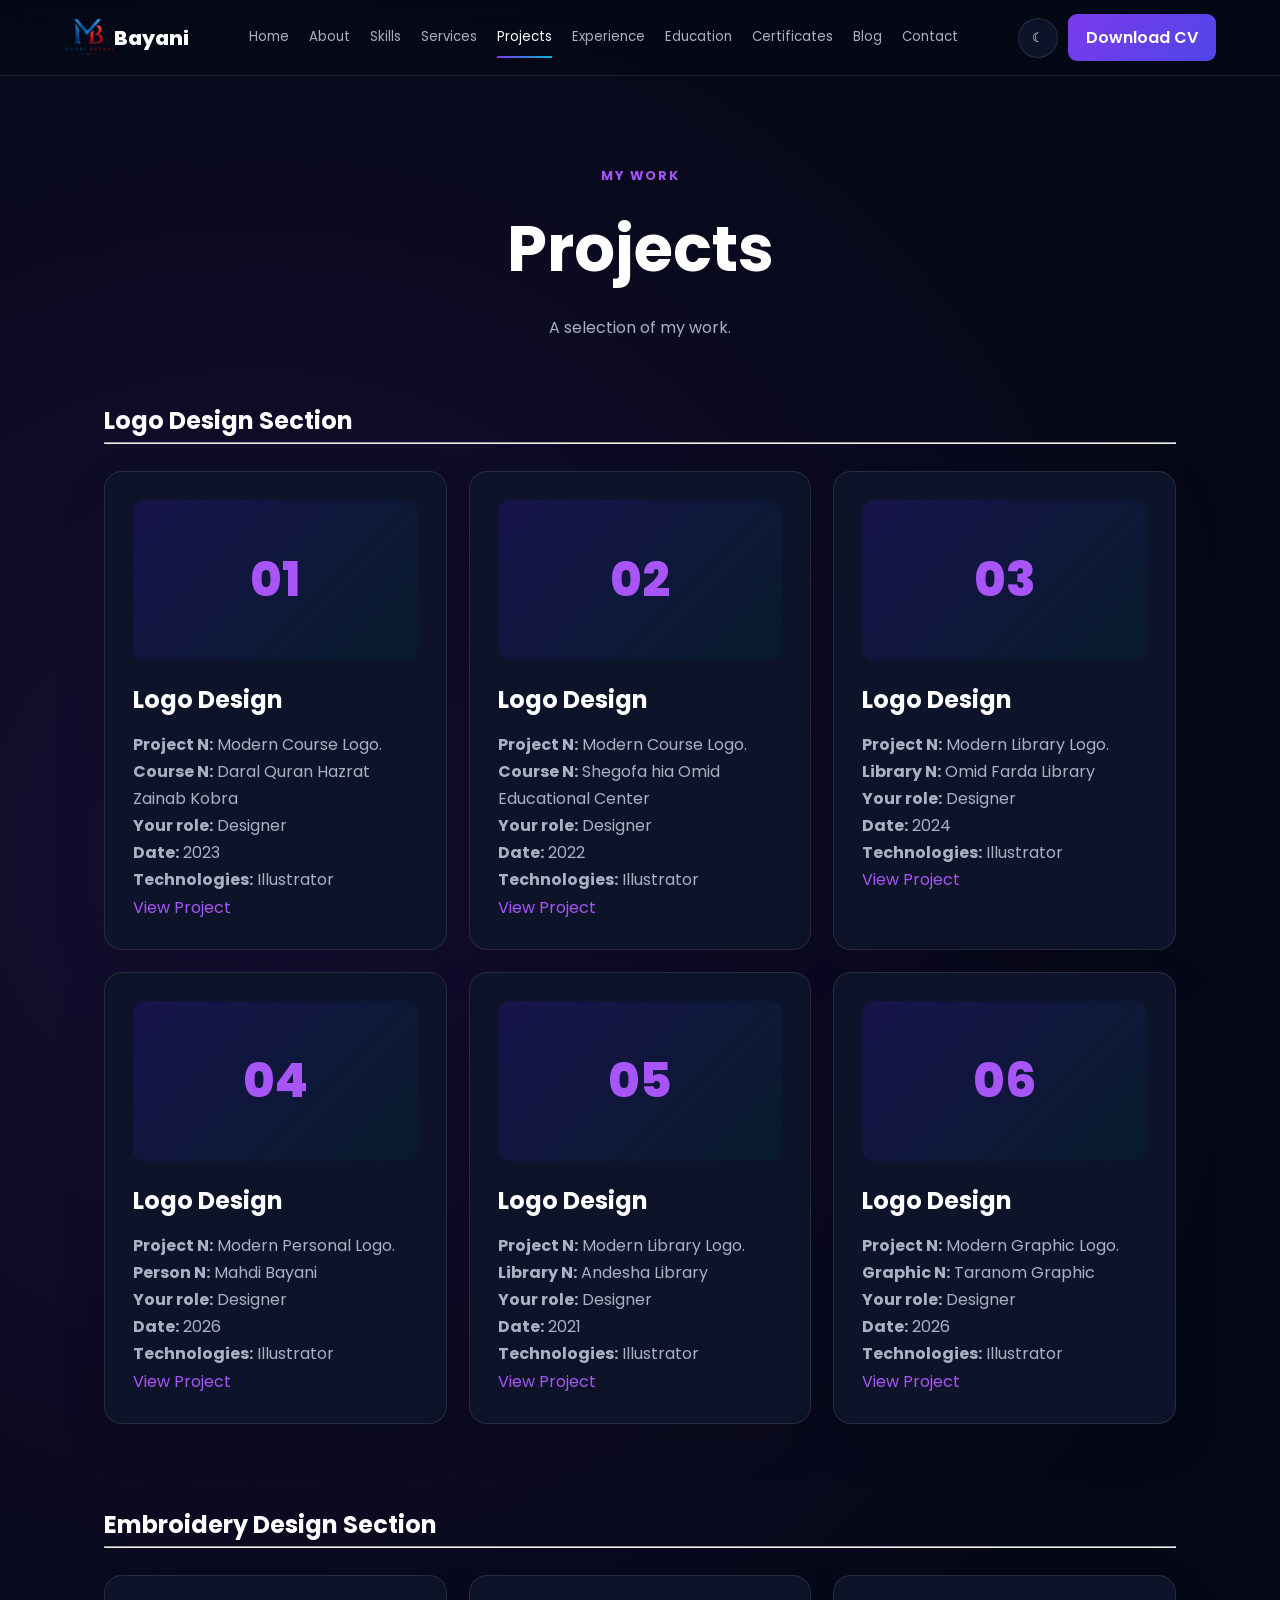
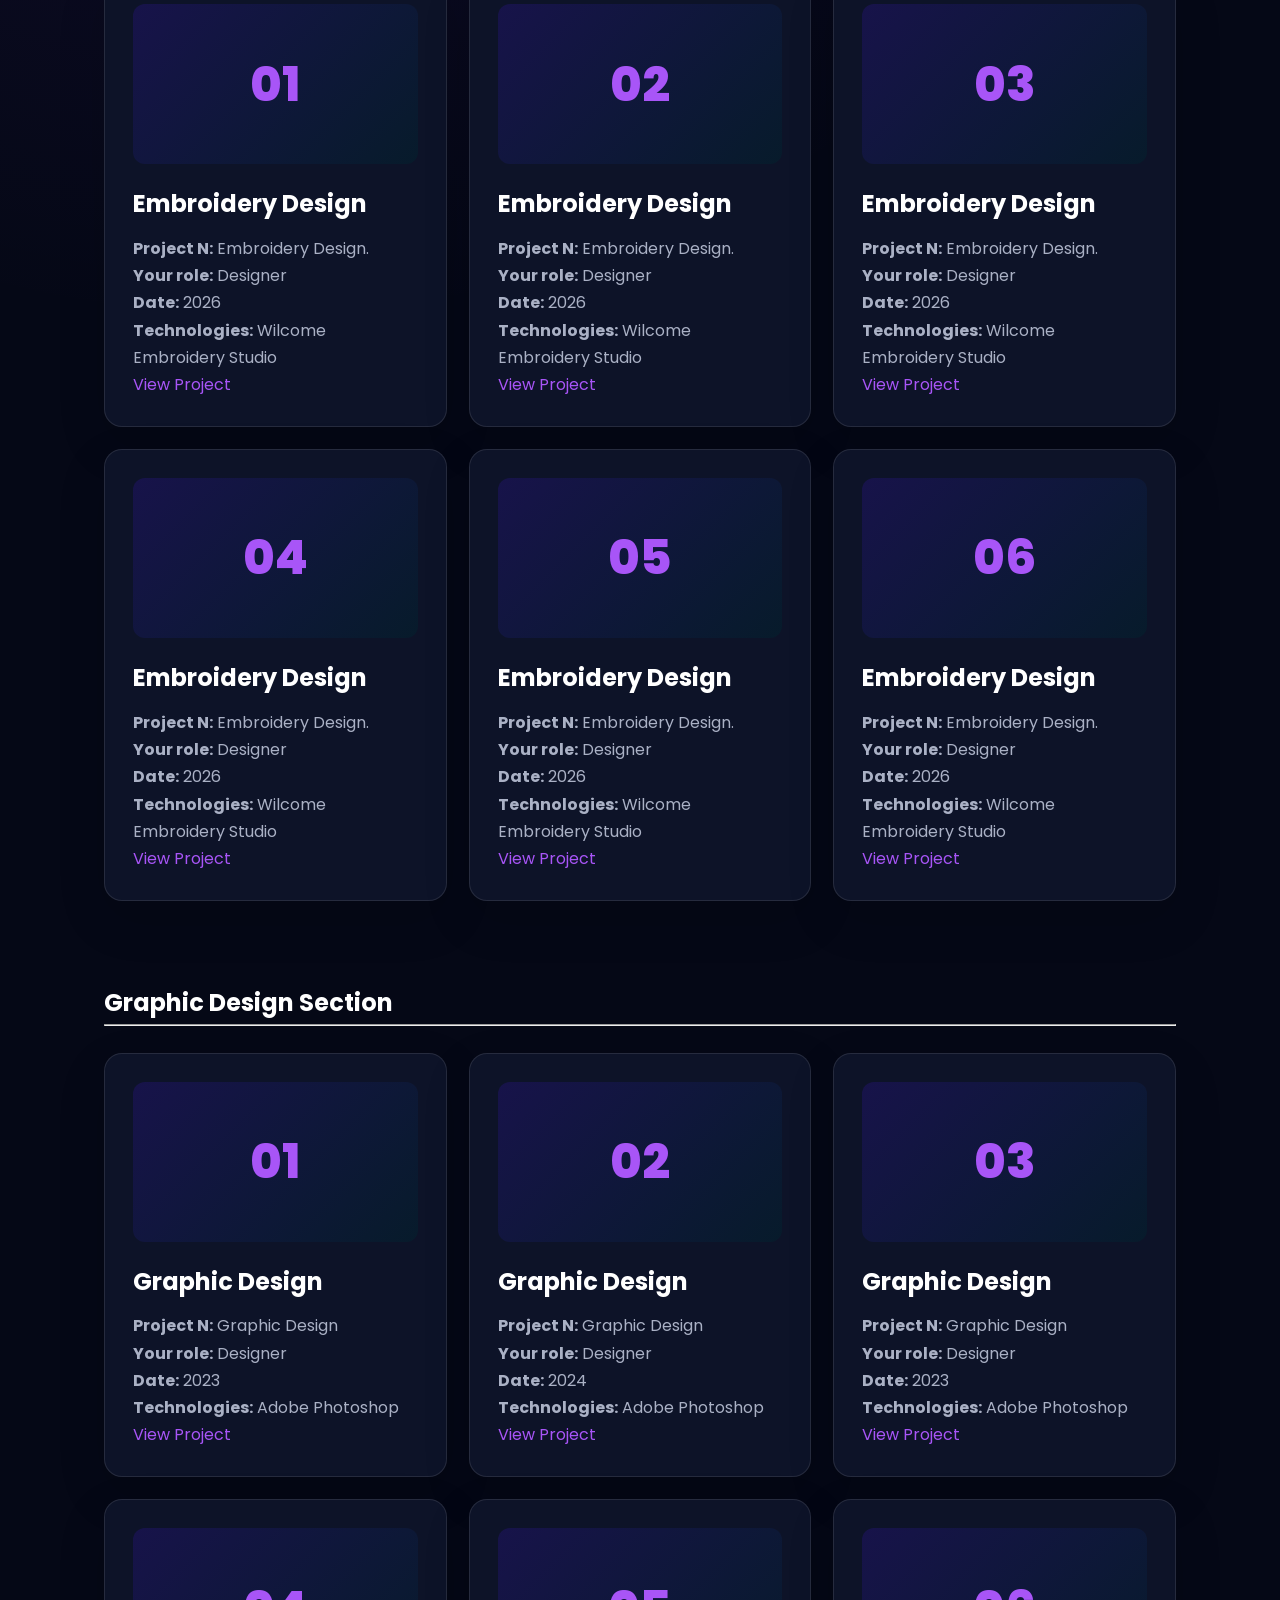
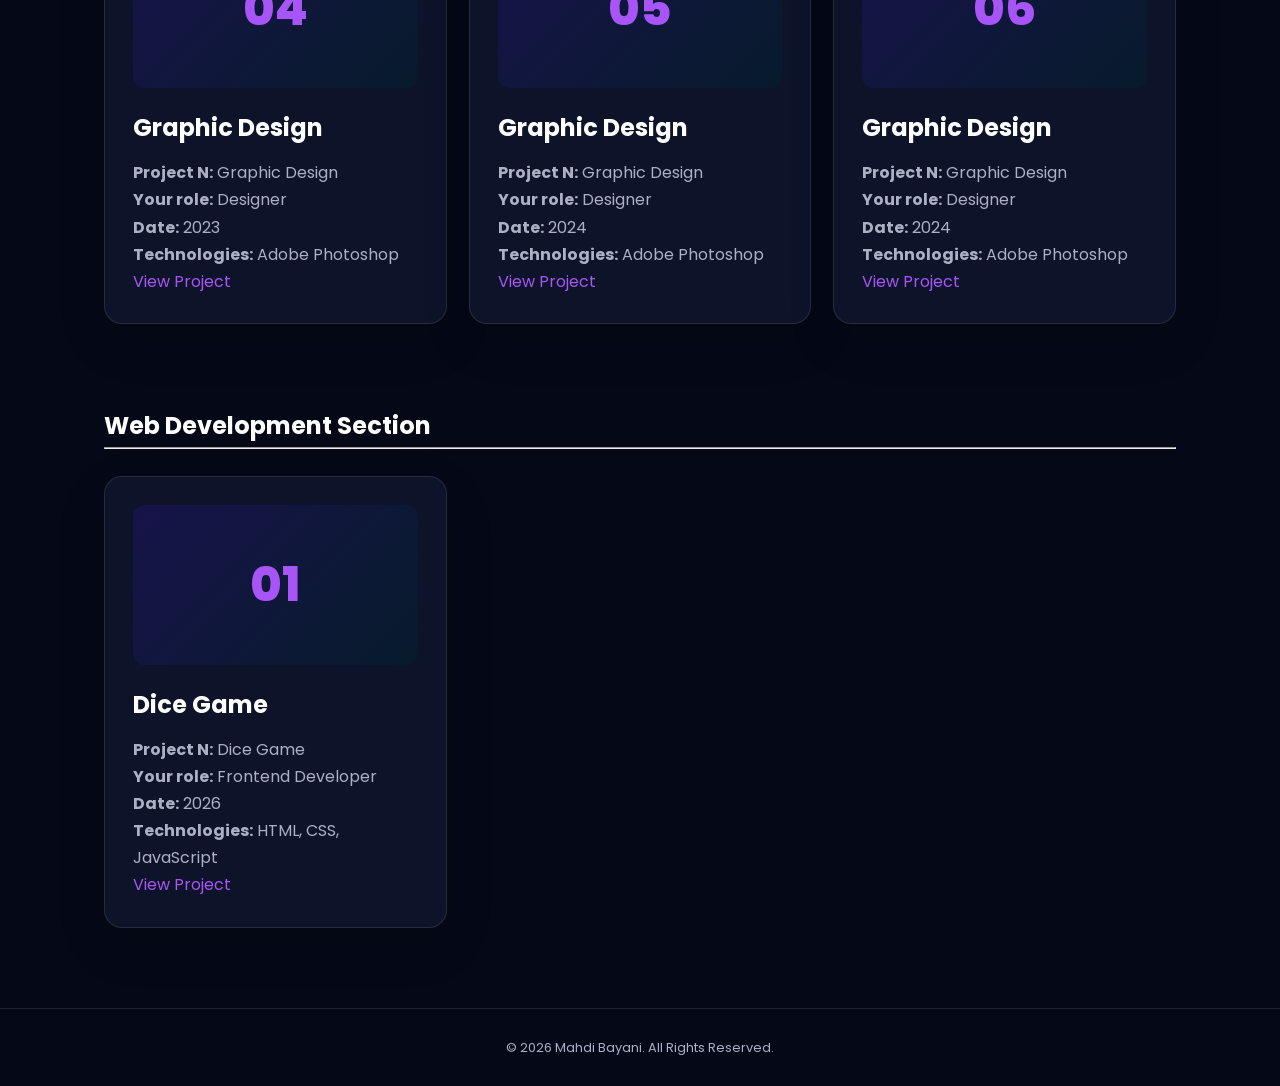
<file: projects.html>
<!DOCTYPE html>
<html lang="en">
<head>
<meta charset="UTF-8">
<meta name="viewport" content="width=device-width, initial-scale=1.0">
<meta name="description" content="Bayani personal portfolio - Projects">
<title>Mahdi Bayani Portfolio</title>
<link rel="icon" type="image/x-icon" href="Logo/Mahdi_Bayani.png">
<link rel="preconnect" href="https://fonts.googleapis.com">
<link rel="preconnect" href="https://fonts.gstatic.com" crossorigin>
<link href="https://fonts.googleapis.com/css2?family=Poppins:wght@300;400;500;600;700;800&display=swap" rel="stylesheet">
<link rel="stylesheet" href="css/style.css">
</head>
<body>
<header class="header">
  <div class="brand">
    <a href="index.html"> <img src="Logo/Mahdi_Bayani_Logo.png" alt="This is a Logo"></a>
    <a class="logo" href="index.html">Bayani</a>
  </div>
  <nav id="navbar">
    <a class="" href="index.html">Home</a>
    <a class="" href="about.html">About</a>
    <a class="" href="skills.html">Skills</a>
    <a class="" href="services.html">Services</a>
    <a class="active" href="projects.html">Projects</a>
    <a class="" href="experience.html">Experience</a>
    <a class="" href="education.html">Education</a>
    <a class="" href="Certificates.html">Certificates</a>
    <a class="" href="blog.html">Blog</a>
    <a class="" href="contact.html">Contact</a>
  </nav>
  <div class="header-actions">
    <button id="themeBtn" class="icon-btn" aria-label="Toggle theme">☾</button>
    <a class="cv-btn" href="CV/Mahdi_College_CV.jpg">Download CV</a>
    <button id="menuBtn" class="icon-btn menu-btn" aria-label="Open menu">☰</button>
  </div>
</header>

<main class="container">
<section class="page-hero">
  <p class="eyebrow">MY WORK</p>
  <h1>Projects</h1>
  <p>A selection of my work.</p>
</section>

<!-- Start Graphic Design Projects -->
<div class="title_project">
<h2>Logo Design Section</h2>
</div>
<hr>
<br>
<section class="cards">
  <article class="card project">
    <div class="project-cover">01</div>
    <h2>Logo Design</h2>
    <p><b>Project N:</b> Modern Course Logo.</p>
    <P><b>Course N:</b> Daral Quran Hazrat Zainab Kobra</P>
    <p><b>Your role:</b> Designer</p>
    <p><b>Date:</b> 2023</p>
    <p><b>Technologies:</b> Illustrator</p>
    <a href="Logo Projects/Daral Quran Hazra Zainab Kobra.jpg">View Project</a>
  </article>
  <article class="card project">
    <div class="project-cover">02</div>
    <h2>Logo Design</h2>
    <p><b>Project N:</b> Modern Course Logo.</p>
    <P><b>Course N:</b> Shegofa hia Omid Educational Center</P>
    <p><b>Your role:</b> Designer</p>
    <p><b>Date:</b> 2022</p>
    <p><b>Technologies:</b> Illustrator</p>
    <a href="Logo Projects/Shegofa hai Omid.jpg">View Project</a>
  </article>
  <article class="card project">
    <div class="project-cover">03</div>
    <h2>Logo Design</h2>
    <p><b>Project N:</b> Modern Library Logo.</p>
    <P><b>Library N:</b> Omid Farda Library</P>
    <p><b>Your role:</b> Designer</p>
    <p><b>Date:</b> 2024</p>
    <p><b>Technologies:</b> Illustrator</p>
    <a href="Logo Projects/Logo of Omid Farda Library.jpg">View Project</a>
  </article>
  <article class="card project">
    <div class="project-cover">04</div>
    <h2>Logo Design</h2>
    <p><b>Project N:</b> Modern Personal Logo.</p>
    <P><b>Person N:</b> Mahdi Bayani</P>
    <p><b>Your role:</b> Designer</p>
    <p><b>Date:</b> 2026</p>
    <p><b>Technologies:</b> Illustrator</p>
    <a href="Logo Projects/Mahdi Bayani Logo.png">View Project</a>
  </article>
  <article class="card project">
    <div class="project-cover">05</div>
    <h2>Logo Design</h2>
    <p><b>Project N:</b> Modern Library Logo.</p>
    <P><b>Library N:</b> Andesha Library </P>
    <p><b>Your role:</b> Designer</p>
    <p><b>Date:</b> 2021</p>
    <p><b>Technologies:</b> Illustrator</p>
    <a href="Logo Projects/Logo of Andesha.jpg">View Project</a>
  </article>
    <article class="card project">
    <div class="project-cover">06</div>
    <h2>Logo Design</h2>
    <p><b>Project N:</b> Modern Graphic Logo.</p>
    <P><b>Graphic N:</b> Taranom Graphic</P>
    <p><b>Your role:</b> Designer</p>
    <p><b>Date:</b> 2026</p>
    <p><b>Technologies:</b> Illustrator</p>
    <a href="Logo Projects/Taranom Logo 8-8.jpg">View Project</a>
  </article>
</section>
  <!-- End Graphic Design Projects -->
   <br>
   <br>
   <br>

<!-- Start Embroidery Project -->
<div class="title_project">
<h2>Embroidery Design Section</h2>
</div>
<hr>
<br>
<section class="cards">
  <article class="card project">
    <div class="project-cover">01</div>
    <h2>Embroidery Design</h2>
    <p><b>Project N:</b> Embroidery Design.</p>
    <p><b>Your role:</b> Designer</p>
    <p><b>Date:</b> 2026</p>
    <p><b>Technologies:</b> Wilcome Embroidery Studio</p>
    <a href="Embroidery Projects/001.jpg">View Project</a>
  </article>
  <article class="card project">
    <div class="project-cover">02</div>
    <h2>Embroidery Design</h2>
    <p><b>Project N:</b> Embroidery Design.</p>
    <p><b>Your role:</b> Designer</p>
    <p><b>Date:</b> 2026</p>
    <p><b>Technologies:</b> Wilcome Embroidery Studio</p>
    <a href="Embroidery Projects/002.jpg">View Project</a>
  </article>
  <article class="card project">
    <div class="project-cover">03</div>
    <h2>Embroidery Design</h2>
    <p><b>Project N:</b> Embroidery Design.</p>
    <p><b>Your role:</b> Designer</p>
    <p><b>Date:</b> 2026</p>
    <p><b>Technologies:</b> Wilcome Embroidery Studio</p>
    <a href="Embroidery Projects/003.jpg">View Project</a>
  </article>
  <article class="card project">
    <div class="project-cover">04</div>
    <h2>Embroidery Design</h2>
    <p><b>Project N:</b> Embroidery Design.</p>
    <p><b>Your role:</b> Designer</p>
    <p><b>Date:</b> 2026</p>
    <p><b>Technologies:</b> Wilcome Embroidery Studio</p>
    <a href="Embroidery Projects/005.jpg">View Project</a>
  </article>
  <article class="card project">
    <div class="project-cover">05</div>
    <h2>Embroidery Design</h2>
    <p><b>Project N:</b> Embroidery Design.</p>
    <p><b>Your role:</b> Designer</p>
    <p><b>Date:</b> 2026</p>
    <p><b>Technologies:</b> Wilcome Embroidery Studio</p>
    <a href="Embroidery Projects/006.jpg">View Project</a>
  </article>
    <article class="card project">
    <div class="project-cover">06</div>
    <h2>Embroidery Design</h2>
    <p><b>Project N:</b> Embroidery Design.</p>
    <p><b>Your role:</b> Designer</p>
    <p><b>Date:</b> 2026</p>
    <p><b>Technologies:</b> Wilcome Embroidery Studio</p>
    <a href="Embroidery Projects/007.jpg">View Project</a>
  </article>
</section>
  <!-- End Embroidery Projects -->
    <br>
    <br>
    <br>

<!-- Start Graphic Design Project -->
<div class="title_project">
<h2>Graphic Design Section</h2>
</div>
<hr>
<br>
<section class="cards">
  <article class="card project">
    <div class="project-cover">01</div>
    <h2>Graphic Design</h2>
    <p><b>Project N:</b> Graphic Design</p>
    <p><b>Your role:</b> Designer</p>
    <p><b>Date:</b> 2023</p>
    <p><b>Technologies:</b> Adobe Photoshop</p>
    <a href="graphic design/بنر ۸۰=۲۱۰.jpg">View Project</a>
  </article>
  <article class="card project">
    <div class="project-cover">02</div>
    <h2>Graphic Design</h2>
    <p><b>Project N:</b> Graphic Design</p>
    <p><b>Your role:</b> Designer</p>
    <p><b>Date:</b> 2024</p>
    <p><b>Technologies:</b> Adobe Photoshop</p>
    <a href="graphic design/Announcement 2.jpg">View Project</a>
  </article>
  <article class="card project">
    <div class="project-cover">03</div>
    <h2>Graphic Design</h2>
    <p><b>Project N:</b> Graphic Design</p>
    <p><b>Your role:</b> Designer</p>
    <p><b>Date:</b> 2023</p>
    <p><b>Technologies:</b> Adobe Photoshop</p>
    <a href="graphic design/Banar.jpg">View Project</a>
  </article>
  <article class="card project">
    <div class="project-cover">04</div>
    <h2>Graphic Design</h2>
    <p><b>Project N:</b> Graphic Design</p>
    <p><b>Your role:</b> Designer</p>
    <p><b>Date:</b> 2023</p>
    <p><b>Technologies:</b> Adobe Photoshop</p>
    <a href="graphic design/یادداشت پوش.jpg">View Project</a>
  </article>
  <article class="card project">
    <div class="project-cover">05</div>
    <h2>Graphic Design</h2>
    <p><b>Project N:</b> Graphic Design</p>
    <p><b>Your role:</b> Designer</p>
    <p><b>Date:</b> 2024</p>
    <p><b>Technologies:</b> Adobe Photoshop</p>
    <a href="graphic design/hh.jpg">View Project</a>
  </article>
  <article class="card project">
    <div class="project-cover">06</div>
    <h2>Graphic Design</h2>
    <p><b>Project N:</b> Graphic Design</p>
    <p><b>Your role:</b> Designer</p>
    <p><b>Date:</b> 2024</p>
    <p><b>Technologies:</b> Adobe Photoshop</p>
    <a href="graphic design/Announcement.jpg">View Project</a>
  </article>

</section>
  <!-- End Graphic Design Projects -->
  <br>
  <br>
  <br>
  
<!-- Start web Project -->
<div class="title_project">
<h2>Web Development Section</h2>
</div>
<hr>
<br>
<section class="cards">
  <article class="card project">
    <div class="project-cover">01</div>
    <h2>Dice Game</h2>
    <p><b>Project N:</b> Dice Game</p>
    <p><b>Your role:</b> Frontend Developer</p>
    <p><b>Date:</b> 2026</p>
    <p><b>Technologies:</b> HTML, CSS, JavaScript</p>
    <a href="">View Project</a>
  </article>
</section>
  <!-- End web Projects -->
</main>

<footer class="footer">© <span id="year"></span> Mahdi Bayani. All Rights Reserved.</footer>
<script src="js/main.js"></script>

</body>
</html>
</file>
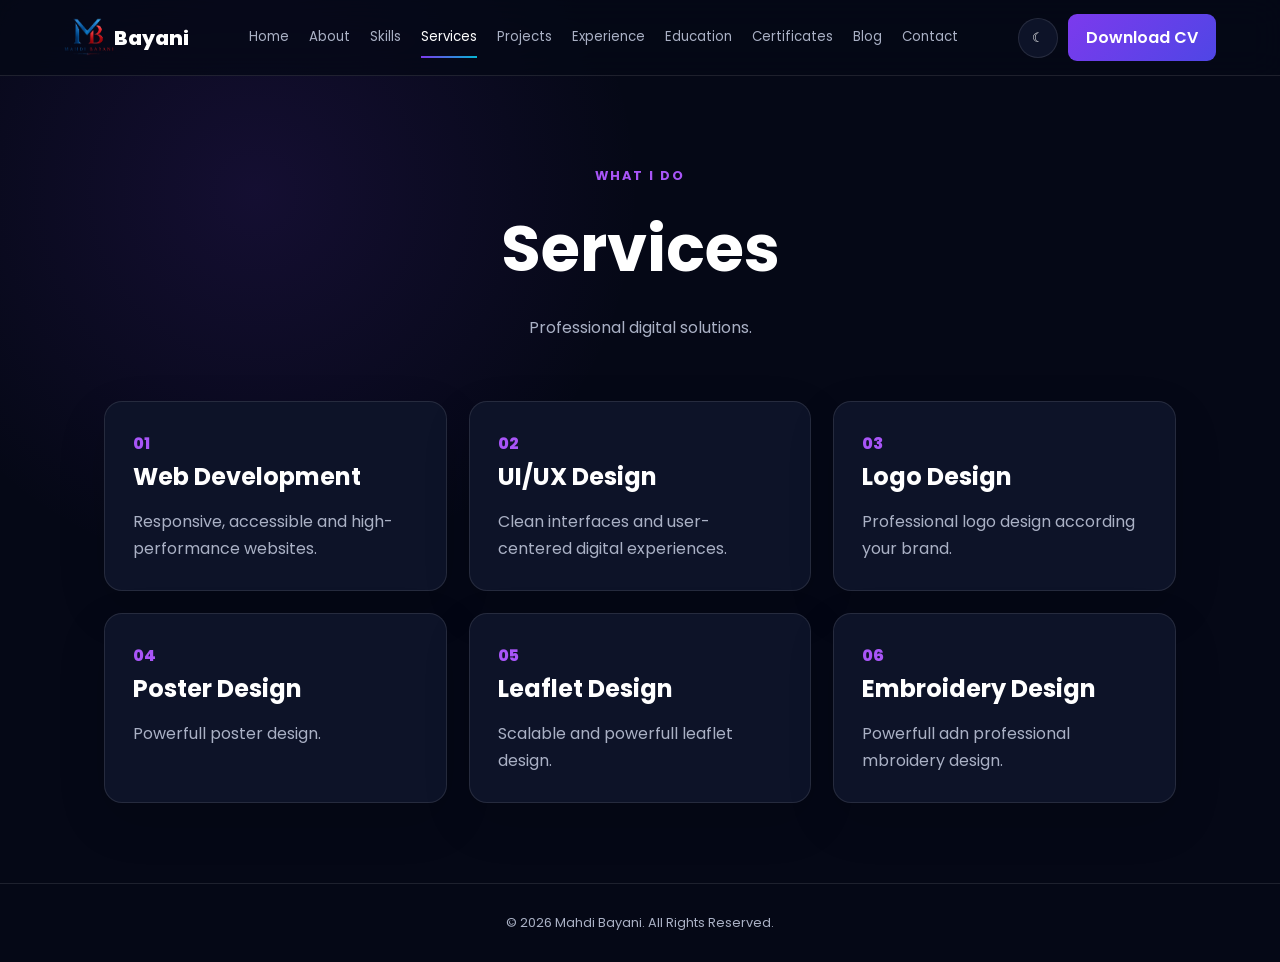
<file: services.html>
<!DOCTYPE html>
<html lang="en">
<head>
<meta charset="UTF-8">
<meta name="viewport" content="width=device-width, initial-scale=1.0">
<meta name="description" content="Bayani personal portfolio - Services">
<title>Mahdi Bayani Portfolio</title>
<link rel="icon" type="image/x-icon" href="Logo/Mahdi_Bayani.png">
<link rel="preconnect" href="https://fonts.googleapis.com">
<link rel="preconnect" href="https://fonts.gstatic.com" crossorigin>
<link href="https://fonts.googleapis.com/css2?family=Poppins:wght@300;400;500;600;700;800&display=swap" rel="stylesheet">
<link rel="stylesheet" href="css/style.css">
</head>

<body>

<header class="header">
  <div class="brand">
    <a href="index.html"> <img src="Logo/Mahdi_Bayani_Logo.png" alt="This is a Logo"></a>
    <a class="logo" href="index.html">Bayani</a>
  </div>
  <nav id="navbar">
    <a class="" href="index.html">Home</a>
    <a class="" href="about.html">About</a>
    <a class="" href="skills.html">Skills</a>
    <a class="active" href="services.html">Services</a>
    <a class="" href="projects.html">Projects</a>
    <a class="" href="experience.html">Experience</a>
    <a class="" href="education.html">Education</a>
    <a class="" href="Certificates.html">Certificates</a>
    <a class="" href="blog.html">Blog</a>
    <a class="" href="contact.html">Contact</a>
  </nav>
  <div class="header-actions">
    <button id="themeBtn" class="icon-btn" aria-label="Toggle theme">☾</button>
    <a class="cv-btn" href="CV/Mahdi_College_CV.jpg">Download CV</a>
    <button id="menuBtn" class="icon-btn menu-btn" aria-label="Open menu">☰</button>
  </div>
</header>

<main class="container">
<section class="page-hero"><p class="eyebrow">WHAT I DO</p><h1>Services</h1><p>Professional digital solutions.</p></section>
<section class="cards">
  <article class="card">
    <span class="icon">01</span>
    <h2>Web Development</h2>
    <p>Responsive, accessible and high-performance websites.</p>
  </article>
  <article class="card">
    <span class="icon">02</span>
    <h2>UI/UX Design</h2>
    <p>Clean interfaces and user-centered digital experiences.</p>
  </article>
  <article class="card">
    <span class="icon">03</span>
    <h2>Logo Design</h2>
    <p>Professional logo design according your brand.</p>
  </article>
  <article class="card">
    <span class="icon">04</span>
    <h2>Poster Design</h2>
    <p>Powerfull poster design.</p>
  </article>
  <article class="card">
    <span class="icon">05</span>
    <h2>Leaflet Design</h2>
    <p>Scalable and powerfull leaflet design.</p>
  </article>
    <article class="card">
    <span class="icon">06</span>
    <h2>Embroidery Design</h2>
    <p>Powerfull adn professional mbroidery design.</p>
  </article>
</section>
</main>

<footer class="footer">© <span id="year"></span> Mahdi Bayani. All Rights Reserved.</footer>
<script src="js/main.js"></script>

</body>
</html>
</file>
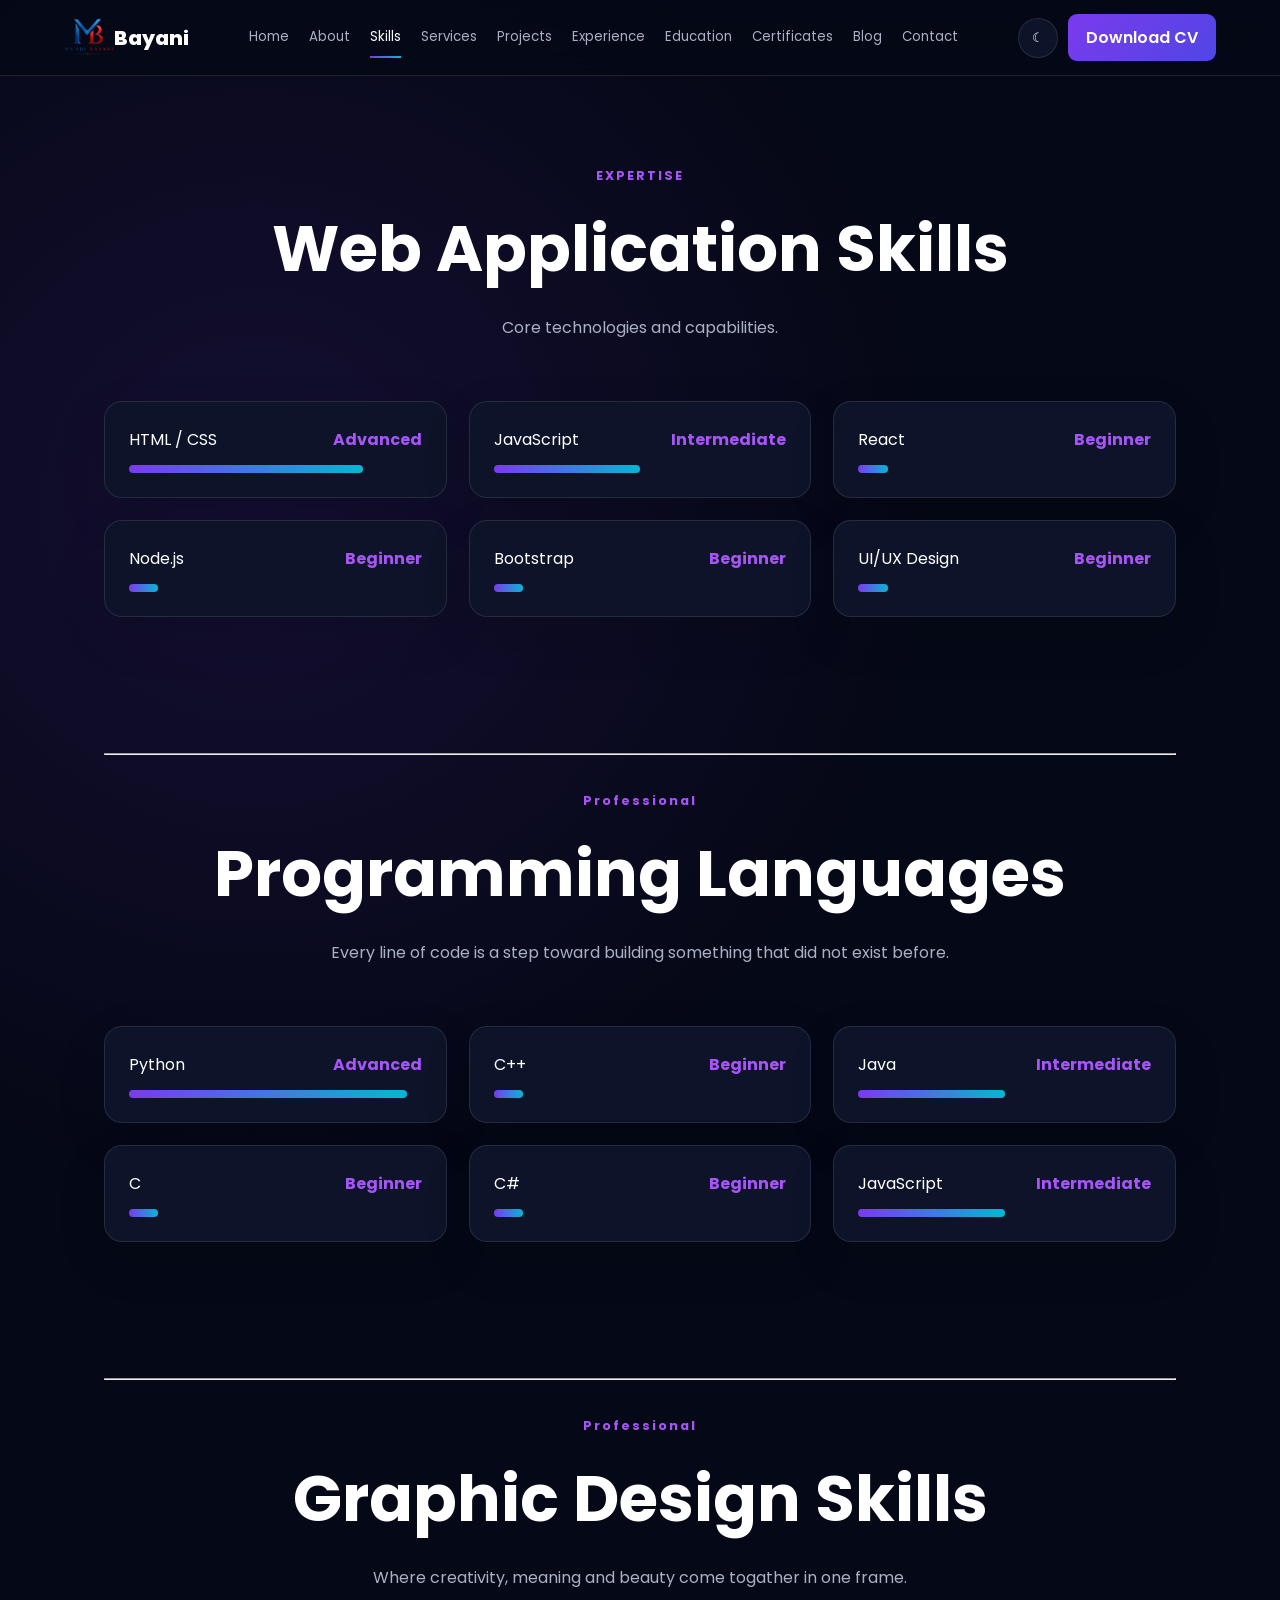
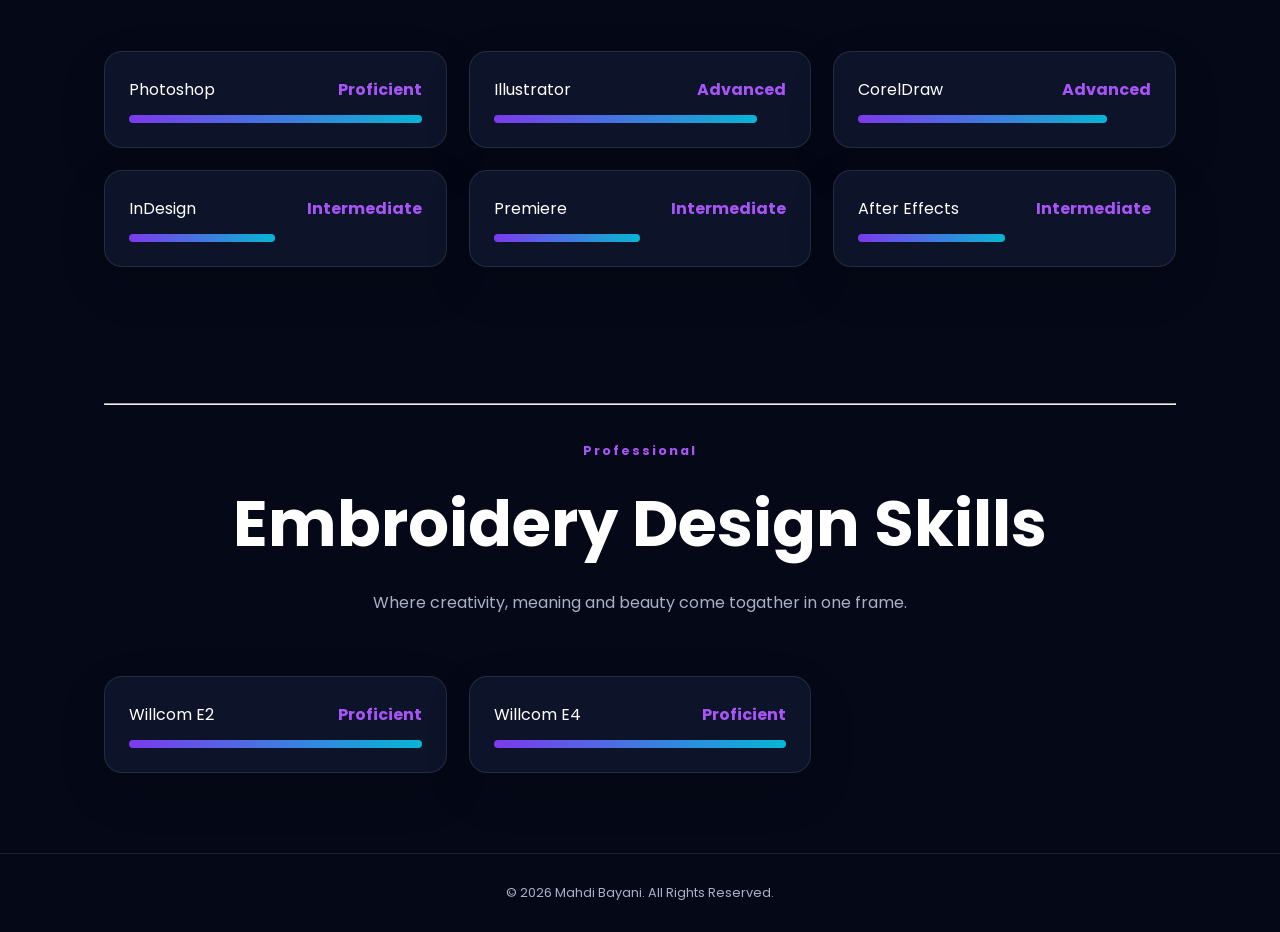
<file: skills.html>
<!DOCTYPE html>
<html lang="en">
<head>
<meta charset="UTF-8">
<meta name="viewport" content="width=device-width, initial-scale=1.0">
<meta name="description" content="Bayani personal portfolio - Skills">
<title>Mahdi Bayani Portfolio</title>
<link rel="icon" type="image/x-icon" href="Logo/Mahdi_Bayani.png">
<link rel="preconnect" href="https://fonts.googleapis.com">
<link rel="preconnect" href="https://fonts.gstatic.com" crossorigin>
<link href="https://fonts.googleapis.com/css2?family=Poppins:wght@300;400;500;600;700;800&display=swap" rel="stylesheet">
<link rel="stylesheet" href="css/style.css">
</head>
<body>

<header class="header">
  <div class="brand">
    <a href="index.html"> <img src="Logo/Mahdi_Bayani_Logo.png" alt="This is a Logo"></a>
    <a class="logo" href="index.html">Bayani</a>
  </div>
  <nav id="navbar">
    <a class="" href="index.html">Home</a>
    <a class="" href="about.html">About</a>
    <a class="active" href="skills.html">Skills</a>
    <a class="" href="services.html">Services</a>
    <a class="" href="projects.html">Projects</a>
    <a class="" href="experience.html">Experience</a>
    <a class="" href="education.html">Education</a>
    <a class="" href="Certificates.html">Certificates</a>
    <a class="" href="blog.html">Blog</a>
    <a class="" href="contact.html">Contact</a>
  </nav>
  <div class="header-actions">
    <button id="themeBtn" class="icon-btn" aria-label="Toggle theme">☾</button>
    <a class="cv-btn" href="CV/Mahdi_College_CV.jpg">Download CV</a>
    <button id="menuBtn" class="icon-btn menu-btn" aria-label="Open menu">☰</button>
  </div>
</header>

<main class="container">
  <!-- start Web Application Skills -->
<section class="page-hero">
  <p class="eyebrow">EXPERTISE</p>
  <h1>Web Application Skills</h1>
  <p>Core technologies and capabilities.</p>
</section>
<section class="skills-grid">
  <div class="card skill"><div><span>HTML / CSS</span><b>Advanced</b></div><i style="width:80%"></i></div>
  <div class="card skill"><div><span>JavaScript</span><b>Intermediate</b></div><i style="width:50%"></i></div>
  <div class="card skill"><div><span>React</span><b>Beginner</b></div><i style="width:10%"></i></div>
  <div class="card skill"><div><span>Node.js</span><b>Beginner</b></div><i style="width:10%"></i></div>
  <div class="card skill"><div><span>Bootstrap</span><b>Beginner</b></div><i style="width:10%"></i></div>
  <div class="card skill"><div><span>UI/UX Design</span><b>Beginner</b></div><i style="width:10%"></i></div>
</section>
<!-- End Web Application Skills -->

<br>
<br>
<br>
<br>
<br>
<hr>

<!-- Start Programming Language -->
<section class="page-hero">
  <p class="eyebrow">Professional</p>
  <h1>Programming Languages</h1>
  <p>Every line of code is a step toward building something that did not exist before.</p>
</section>
<section class="skills-grid">
  <div class="card skill"><div><span>Python</span><b>Advanced</b></div><i style="width:95%"></i></div>
  <div class="card skill"><div><span>C++</span><b>Beginner</b></div><i style="width:10%"></i></div>
  <div class="card skill"><div><span>Java</span><b>Intermediate</b></div><i style="width:50%"></i></div>
  <div class="card skill"><div><span>C</span><b>Beginner</b></div><i style="width:10%"></i></div>
  <div class="card skill"><div><span>C#</span><b>Beginner</b></div><i style="width:10%"></i></div>
  <div class="card skill"><div><span>JavaScript</span><b>Intermediate</b></div><i style="width:50%"></i></div>
</section>
<!-- End Programming Language -->

<br>
<br>
<br>
<br>
<br>
<hr>

<!-- Start Graphic Design Skills -->
<section class="page-hero">
  <p class="eyebrow">Professional</p>
  <h1>Graphic Design Skills</h1>
  <p>Where creativity, meaning and beauty come togather in one frame.</p>
</section>
<section class="skills-grid">
  <div class="card skill"><div><span>Photoshop</span><b>Proficient</b></div><i style="width:100%"></i></div>
  <div class="card skill"><div><span>Illustrator</span><b>Advanced</b></div><i style="width:90%"></i></div>
  <div class="card skill"><div><span>CorelDraw</span><b>Advanced</b></div><i style="width:85%"></i></div>
  <div class="card skill"><div><span>InDesign</span><b>Intermediate</b></div><i style="width:50%"></i></div>
  <div class="card skill"><div><span>Premiere</span><b>Intermediate</b></div><i style="width:50%"></i></div>
  <div class="card skill"><div><span>After Effects</span><b>Intermediate</b></div><i style="width:50%"></i></div>
</section>
<!-- End Graphic Design Skills -->

<br>
<br>
<br>
<br>
<br>
<hr>

<!-- Start Embroidery Design Skills -->
<section class="page-hero">
  <p class="eyebrow">Professional</p>
  <h1>Embroidery Design Skills</h1>
  <p>Where creativity, meaning and beauty come togather in one frame.</p>
</section>
<section class="skills-grid">
  <div class="card skill"><div><span>Willcom E2</span><b>Proficient</b></div><i style="width:100%"></i></div>
  <div class="card skill"><div><span>Willcom E4</span><b>Proficient</b></div><i style="width:100%"></i></div>
</section>
<!-- End Embroidery Design Skills -->
</main>
<footer class="footer">© <span id="year"></span> Mahdi Bayani. All Rights Reserved.</footer>
<script src="js/main.js"></script>
</body>
</html>
</file>
<file: css/style.css>
:root{
    --bg:#050816;
    --surface:#0d1328;
    --text:#fff;--muted:#aab1c5;
    --border:rgba(255,255,255,.1);
    --primary:#7c3aed;
    --secondary:#06b6d4;
}

*{
    box-sizing:border-box;
    margin:0;
    padding:0
}

html{
    scroll-behavior:smooth
}

body{
    font-family:Poppins,sans-serif;
    background:radial-gradient(circle at 20% 20%,rgba(124,58,237,.13),transparent 30%),var(--bg);
    color:var(--text);
    line-height:1.7;
    overflow-x: hidden;
    transition:.3s;
}
body.light{
    --bg:#f4f6fb;
    --surface:#fff;
    --text:#121522;
    --muted:#5f6678;
    --border:rgba(0,0,0,.1)
}

a{
    text-decoration:none;
    color:inherit
}

.header{
    height:76px;
    position:fixed;
    top:0;
    left:0;
    right:0;
    z-index:10;
    display:flex;
    align-items:center;
    justify-content:space-between;
    padding:0 5%;
    background:rgba(5,8,22,.75);
    backdrop-filter:blur(16px);
    border-bottom:1px solid var(--border)
}

body.light .header{
    background:rgba(255,255,255,.8)
}

.logo{
    font-weight:800;
    font-size:1.25rem;
    
}

.brand{
    display: flex;
    align-items:center;
    justify-content:space-between;
}

.brand img{
    width: 50px;
    height: 40px;
    padding: 0px;
    margin: 0px;
    margin-top: 8px;


}

nav{
    display:flex;
    gap:20px
}

nav a{
    font-size:.83rem;
    color:var(--muted);
    position:relative
}

nav a:hover,nav a.active{
    color:var(--text)
}

nav a.active:after{
    content:"";
    position:absolute;
    left:0;
    right:0;
    bottom:-9px;
    height:2px;
    background:linear-gradient(90deg,var(--primary),var(--secondary))
}

.header-actions{
    display:flex;
    gap:10px;
    align-items:center
}

.icon-btn{
    width:40px;
    height:40px;
    border:1px solid var(--border);
    border-radius:50%;
    background:var(--surface);
    color:var(--text);
    cursor:pointer
}

.cv-btn,.btn{
    display:inline-flex;
    align-items:center;
    justify-content:center;
    padding:10px 18px;
    border-radius:9px;
    background:linear-gradient(135deg,var(--primary),#4f46e5);
    font-weight:600;
    color:#fff;
}

#cv-btn{
    display: none;
}

.menu-btn{
    display:none
}

.container{
    max-width:1200px;
    margin:auto;
    padding:130px 5% 80px;
}

.hero{
    min-height:620px;
    display:grid;
    grid-template-columns:1fr 1fr;
    align-items:center;
    gap:50px
}

.eyebrow{
    color:#a855f7;
    /* color:rgb(212, 13, 13); */
    font-size:.80rem;
    font-weight:700;
    letter-spacing:2px;
    margin-bottom:8px
}

.hero h1{
    font-size:clamp(3rem,7vw,5.5rem);
    line-height:1.05
}

.hero h1 span{
    background:linear-gradient(90deg,#a855f7,#3b82f6,#06b6d4);
    -webkit-background-clip:text;
    color:transparent
}

.hero h2{
    font-size:clamp(1.7rem,3.5vw,2.7rem);
    margin:18px 0
}

.hero p:not(.eyebrow){
    color:var(--muted);
    max-width:600px
}

.actions{
    display:flex;
    gap:12px;
    margin:28px 0
}

.secondary{
    background:#7c3aed;
    border:1px solid var(--border);
}


.socials{
    display:flex;
    gap:18px;
    color:var(--muted);
    font-size:.85rem
}

/* Advanced welcome animation */

.welcome-text span {
    display: inline-block;
    opacity: 0;
    transform: translateY(12px) scale(.85);
    filter: blur(5px);
    animation: welcomeLetter .5s cubic-bezier(.2,.8,.2,1) forwards;
    animation-delay: calc(var(--i) * 0.45s);
}

.welcome-space {
    width: .3em;
    animation: none !important;
    opacity: 1 !important;
    transform: none !important;
    filter: none !important;
}

@keyframes welcomeLetter {
    0% {
        opacity: 0;
        transform: translateY(12px) scale(.85);
        filter: blur(5px);
    }

    65% {
        opacity: 1;
        transform: translateY(-2px) scale(1.04);
        filter: blur(0);
    }

    100% {
        opacity: 1;
        transform: translateY(0) scale(1);
        filter: blur(0);
    }
}


.welcome-badge{
    position:relative;
    width:max-content;
    max-width:100%;
    min-height:38px;
    display:inline-flex;
    align-items:center;
    gap:10px;
    padding:8px 15px 8px 12px;
    overflow:hidden;
    isolation:isolate;
    border:1px solid rgba(168,85,247,.28);
    border-radius:999px;
    background:linear-gradient(120deg,rgba(124,58,237,.12),rgba(6,182,212,.06));
    box-shadow:inset 0 0 22px rgba(124,58,237,.08),0 8px 30px rgba(0,0,0,.12);
    color:var(--muted);
    font-size:.90rem;
    font-weight:700;
    letter-spacing:.35px;
    line-height:1.4;
    direction:ltr;
    animation:welcomeReveal .9s cubic-bezier(.2,.8,.2,1) both;
}

.welcome-badge__text{
    position:relative;
    z-index:3;
    white-space:nowrap;
    animation:welcomeText .9s .12s cubic-bezier(.2,.8,.2,1) both;
}

.welcome-badge__dot{
    position:relative;
    z-index:4;
    width:8px;
    height:8px;
    flex:0 0 8px;
    border-radius:50%;
    background:#20e08a;
    box-shadow:0 0 0 5px rgba(32,224,138,.08),0 0 18px rgba(32,224,138,.75);
    animation:welcomePulse 2s ease-in-out infinite;
}

.welcome-badge__halo{
    position:absolute;
    z-index:0;
    width:80px;
    height:80px;
    right:-20px;
    top:50%;
    border-radius:50%;
    background:radial-gradient(circle,rgba(168,85,247,.32),transparent 68%);
    transform:translateY(-50%);
    animation:welcomeHalo 4s ease-in-out infinite;
}

.welcome-badge__scan{
    position:absolute;
    z-index:2;
    inset:-20% auto -20% -30%;
    width:24%;
    transform:skewX(-20deg) translateX(-180%);
    background:linear-gradient(90deg,transparent,rgba(255,255,255,.25),transparent);
    animation:welcomeScan 5.5s 5s ease-in-out infinite;
    pointer-events:none;
}

@keyframes welcomeReveal{
    from{opacity:0;transform:translateY(14px) scale(.94);filter:blur(7px)}
    to{opacity:1;transform:translateY(0) scale(1);filter:blur(0)}
}
@keyframes welcomeText{
    from{opacity:0;clip-path:inset(0 100% 0 0)}
    to{opacity:1;clip-path:inset(0 0 0 0)}
}
@keyframes welcomeScan{
    0%,45%{transform:skewX(-20deg) translateX(-180%)}
    65%,100%{transform:skewX(-20deg) translateX(620%)}
}
@keyframes welcomePulse{0%,100%{transform:scale(1);opacity:1}50%{transform:scale(.7);opacity:.65}}
@keyframes welcomeHalo{0%,100%{transform:translateY(-50%) scale(.9);opacity:.55}50%{transform:translateY(-50%) scale(1.35);opacity:1}}

@media(max-width:600px){
    .welcome-badge{
        min-height:36px;
        padding:7px 12px 7px 10px;
        font-size:.70rem;
        letter-spacing:.15px;
        margin-bottom:3px;
    }
}




/* Profile animation */
.animated-profile {
  --ap-primary: #7067ff;
  --ap-secondary: #00d4ff;
  --ap-rx: 0deg;
  --ap-ry: 0deg;
  --ap-lift: 0px;
  width: min(100%, 520px);
  height: clamp(450px, 48vw, 560px);
  margin: 0 auto;
  position: relative;
  display: grid;
  place-items: center;
  isolation: isolate;
}

.ap-card {
  width: min(76%, 340px);
  padding: 16px;
  position: relative;
  z-index: 5;
  border-radius: 28px;
  border: 1px solid rgba(255, 255, 255, .14);
  background: linear-gradient(145deg, rgba(255, 255, 255, .12), rgba(255, 255, 255, .035));
  backdrop-filter: blur(20px);
  -webkit-backdrop-filter: blur(20px);
  box-shadow: 0 30px 70px rgba(0, 0, 0, .28), 0 0 55px rgba(112, 103, 255, .12);
  transform: perspective(900px) rotateX(var(--ap-rx)) rotateY(var(--ap-ry)) translateY(var(--ap-lift));
  transform-style: preserve-3d;
  will-change: transform;
  transition: transform .55s cubic-bezier(.2, .8, .2, 1), box-shadow .55s ease;
  animation: apFloat 6s ease-in-out infinite;
}

.ap-image-wrap {
  height: clamp(300px, 34vw, 380px);
  overflow: hidden;
  border-radius: 21px;
  position: relative;
  background: #20283e;
  transform: translateZ(14px);
}

.ap-image-wrap::before {
  content: "";
  position: absolute;
  inset: 0;
  z-index: 1;
  background: linear-gradient(115deg, transparent 30%, rgba(255,255,255,.18) 50%, transparent 70%);
  transform: translateX(-130%);
  animation: apShine 5.5s ease-in-out infinite;
  pointer-events: none;
}

.ap-image-wrap::after {
  content: "";
  position: absolute;
  inset: 0;
  background: linear-gradient(180deg, transparent 55%, rgba(6, 9, 17, .28));
  pointer-events: none;
}

.ap-image {
  width: 100%;
  height: 100%;
  display: block;
  object-fit: cover;
  object-position: center;
  transform: scale(1.01);
  animation: apImageBreath 5s ease-in-out infinite;
}

.ap-info {
  padding: 17px 5px 5px;
  display: flex;
  align-items: center;
  justify-content: space-between;
  color: white;
  transform: translateZ(22px);
}

.ap-info h3 { margin: 0; font-size: 18px; font-family: inherit; }
.ap-info p { margin: 4px 0 0; color: rgba(255, 255, 255, .58); font-size: 12px; font-family: inherit; }

.ap-status {
  width: 11px;
  height: 11px;
  flex: 0 0 11px;
  border-radius: 50%;
  background: #20e08a;
  box-shadow: 0 0 0 5px rgba(32, 224, 138, .12), 0 0 18px rgba(32, 224, 138, .7);
  animation: apPulse 2s ease-in-out infinite;
}

.ap-status-cyan { background: #06b6d4; box-shadow: 0 0 0 5px rgba(6,182,212,.14), 0 0 18px #06b6d4; }
.ap-status-purple { background: #7c3aed; box-shadow: 0 0 0 5px rgba(124,58,237,.14), 0 0 18px #7c3aed; }

.ap-orbit {
  position: absolute;
  border-radius: 50%;
  pointer-events: none;
  z-index: 1;
}

.ap-orbit-1 {
  width: min(450px, 86%);
  aspect-ratio: 1;
  border: 1px dashed rgba(112, 103, 255, .38);
  animation: apSpin 20s linear infinite;
}

.ap-orbit-2 {
  width: min(535px, 102%);
  aspect-ratio: 1;
  border: 1px solid rgba(0, 212, 255, .14);
  animation: apSpinReverse 32s linear infinite;
}

.ap-orbit-1::before,
.ap-orbit-2::before {
  content: "";
  position: absolute;
  width: 10px;
  height: 10px;
  border-radius: 50%;
}

.ap-orbit-1::before { top: 25px; left: 35px; background: var(--ap-primary); box-shadow: 0 0 18px var(--ap-primary); }
.ap-orbit-2::before { right: 90px; top: 80px; background: var(--ap-secondary); box-shadow: 0 0 18px var(--ap-secondary); }

.ap-glow {
  position: absolute;
  width: 290px;
  aspect-ratio: 1;
  border-radius: 50%;
  filter: blur(75px);
  opacity: .65;
  z-index: 0;
  pointer-events: none;
  animation: apGlow 7s ease-in-out infinite;
}

.ap-glow-purple { background: var(--ap-primary); top: 12%; right: 5%; }
.ap-glow-blue { background: var(--ap-secondary); bottom: 8%; left: 5%; animation-delay: -3.5s; }

.ap-floating {
  position: absolute;
  z-index: 8;
  display: flex;
  align-items: center;
  gap: 10px;
  padding: 12px 15px;
  color: white;
  background: rgba(15, 20, 33, .78);
  border: 1px solid rgba(255, 255, 255, .1);
  border-radius: 15px;
  backdrop-filter: blur(16px);
  -webkit-backdrop-filter: blur(16px);
  box-shadow: 0 15px 35px rgba(0, 0, 0, .22);
  animation: apFloatSmall 4.5s ease-in-out infinite;
}

.ap-floating strong { display: block; font-size: 11px; line-height: 1.3; font-family: inherit; }
.ap-floating small { display: block; margin-top: 2px; color: rgba(255, 255, 255, .52); font-size: 9px; white-space: nowrap; font-family: inherit; }
.ap-floating-left { top: 13%; left: 0; }
.ap-floating-right { right: 0; bottom: 13%; animation-delay: -2s; }

@keyframes apFloat {
  0%, 100% { transform: perspective(900px) rotateX(var(--ap-rx)) rotateY(var(--ap-ry)) translateY(var(--ap-lift)); }
  50% { transform: perspective(900px) rotateX(var(--ap-rx)) rotateY(var(--ap-ry)) translateY(calc(var(--ap-lift) - 12px)); }
}
@keyframes apImageBreath { 0%, 100% { transform: scale(1.01); } 50% { transform: scale(1.045); } }
@keyframes apShine { 0%, 55%, 100% { transform: translateX(-130%); } 75% { transform: translateX(130%); } }
@keyframes apFloatSmall { 0%, 100% { transform: translateY(0); } 50% { transform: translateY(-10px); } }
@keyframes apSpin { from { transform: rotate(0); } to { transform: rotate(360deg); } }
@keyframes apSpinReverse { from { transform: rotate(360deg); } to { transform: rotate(0); } }
@keyframes apPulse { 0%, 100% { transform: scale(1); opacity: 1; } 50% { transform: scale(.78); opacity: .65; } }
@keyframes apGlow { 0%, 100% { transform: scale(1) translate3d(0,0,0); } 50% { transform: scale(1.18) translate3d(12px,-8px,0); } }

@media (prefers-reduced-motion: reduce) {
  .welcome-badge, .welcome-badge__halo, .welcome-badge__dot, .welcome-badge__scan,
  .ap-card, .ap-image, .ap-image-wrap::before, .ap-orbit, .ap-glow, .ap-floating, .ap-status {
    animation: none !important;
    transition: none !important;
  }
}

@media (max-width: 700px) {
  .animated-profile { height: 440px; width: min(100%, 430px); }
  .ap-card { width: min(78%, 320px); padding: 13px; }
  .ap-image-wrap { height: 320px; }
  .ap-orbit-1 { width: 88%; }
  .ap-orbit-2 { width: 104%; }
  .ap-floating { padding: 9px 11px; gap: 8px; }
  .ap-floating-left { left: 1%; top: 10%; }
  .ap-floating-right { right: 1%; bottom: 10%; }
}

@media (max-width: 420px) {
  .animated-profile { height: 410px; }
  .ap-card { width: min(82%, 300px); }
  .ap-image-wrap { height: 295px; }
  .ap-floating { transform: scale(.9); }
  .ap-floating-left { left: -1%; }
  .ap-floating-right { right: -1%; }
}
/* End profile animation */




.hero-visual{
    display:flex;
    align-items:center;
    justify-content:center;
    position:relative
}


.stats{
    display:grid;
    grid-template-columns:repeat(4,1fr);
    gap:1px;
    background:var(--border);
    border:1px solid var(--border);
    border-radius:16px;
    overflow:hidden
}

.stats div{
    padding:24px;
    text-align:center;
    background:rgba(255,255,255,.025)
}

.stats strong{
    display:block;
    font-size:2rem
}

.stats span{
    font-size:.78rem;
    color:var(--muted)
}

.page-hero{
    text-align:center;
    padding:35px 0 60px
}

.page-hero h1{
    font-size:clamp(2.5rem,6vw,4rem);
    margin-bottom:10px
}

.page-hero p:last-child{
    color:var(--muted)
}

.cards,.content-grid,.skills-grid,.contact-grid{
    display:grid;
    grid-template-columns:repeat(3,1fr);
    gap:22px
}

.content-grid,.contact-grid{
    grid-template-columns:repeat(2,1fr)
}

.card{
    background:var(--surface);
    border:1px solid var(--border);
    border-radius:18px;
    padding:28px;
    box-shadow:0 18px 50px rgba(0,0,0,.12)
}

.card h2{
    margin-bottom:10px
}

.card p{
    color:var(--muted)
}

.about-card p{
    text-align: justify;
}

.icon{
    color:#a855f7;
    font-weight:800
}

.skill{
    padding:24px
}

.skill>div{
    display:flex;
    justify-content:space-between;
    margin-bottom:12px
}

.skill b{
    color:#a855f7
}

.skill i{
    display:block;
    height:8px;
    border-radius:20px;
    background:linear-gradient(90deg,var(--primary),var(--secondary))
}
/* Start Project */
.project-cover{
    height:160px;
    border-radius:12px;
    margin-bottom:20px;
    display:grid;
    place-items:center;
    font-size:3rem;
    font-weight:800;
    background:linear-gradient(135deg,#17134a,#071b2b);
    color: #a855f7;
}

.project a,.card a{
    color:#a855f7
}
/* End Project */

/* Start Certificate */
.certificate-cover{
    height:160px;
    border-radius:12px;
    margin-bottom:20px;
    display:grid;
    place-items:center;
    font-size:3rem;
    font-weight:800;
    background:linear-gradient(135deg,#17134a,#071b2b);
    color:#a855f7
}

.certificate a,.card a{
    color:#a855f7
}
/* End Certificate */

.timeline{
    max-width:850px;
    margin:auto;
    display:grid;
    gap:20px
}

.timeline span,.card small{
    color:#a855f7;
    font-size:.8rem
}

.contact-form{
    display:grid;
    gap:14px
}

.contact-form input,.contact-form textarea{
    width:100%;
    border:1px solid var(--border);
    background:transparent;
    color:var(--text);
    border-radius:10px;
    padding:13px;
    font:inherit;
    outline:none
}

.contact-form input:focus,.contact-form textarea:focus{
    border-color:#7c3aed
}

.footer{
    text-align:center;
    border-top:1px solid var(--border);
    padding:28px;color:var(--muted);
    font-size:.8rem
}


/* Start Media */

@media(max-width:1000px){
    nav{
        position:fixed;
        right:-100%;
        top:76px;
        width:min(280px, 86vw);
        height:calc(100vh - 76px);
        padding:30px;
        display:flex;
        flex-direction:column;
        background:var(--surface);
        border-left:1px solid var(--border);
        transition:right .35s ease;
        overflow-y:auto;
    }

    #navbar > a:hover{
        background-color:#4f46e5;
        color:white;
        border-radius:6px;
        padding-left:10px;
        cursor:pointer;
    }

    nav.open{ right:0; }
    .menu-btn{ display:block; }
    .cv-btn{ display:none; }
    .hero{ grid-template-columns:1fr; text-align:center; }
    .hero p:not(.eyebrow){ margin-left:auto; margin-right:auto; }
    .actions,.socials{ justify-content:center; }
    .hero-visual{ min-height:440px; }
    .stats,.cards,.skills-grid,.content-grid,.contact-grid{ grid-template-columns:1fr; margin-top:15px; }
    .container{ padding-left:5%; padding-right:5%; }
    .hero h1{ font-size:clamp(2.7rem, 8vw, 3.6rem); }
    .actions{ flex-direction:column; }
    .btn{ width:100%; }
    #cv-btn{ display:block; position:relative; }
    .socials > a:hover{ color:#3b82f6; }
}

@media(max-width:650px){
    .container{ 
        padding-left:5%; 
        padding-right:5%; 
        width: 100vw !important;
        
    }

    .hero-visual{
        width: 90% !important;
        height: auto;

     }


    .hero h1{ font-size:clamp(2.35rem, 12vw, 3.2rem); }
    .title_project{ display:grid; justify-content:center; }
    .welcome-badge{
        margin-bottom: 5%;
        font-size: 1rem;
    }
}

@media (hover:none){
    .socials > a:hover{ color:inherit; }
}

/* End Media */
</file>
